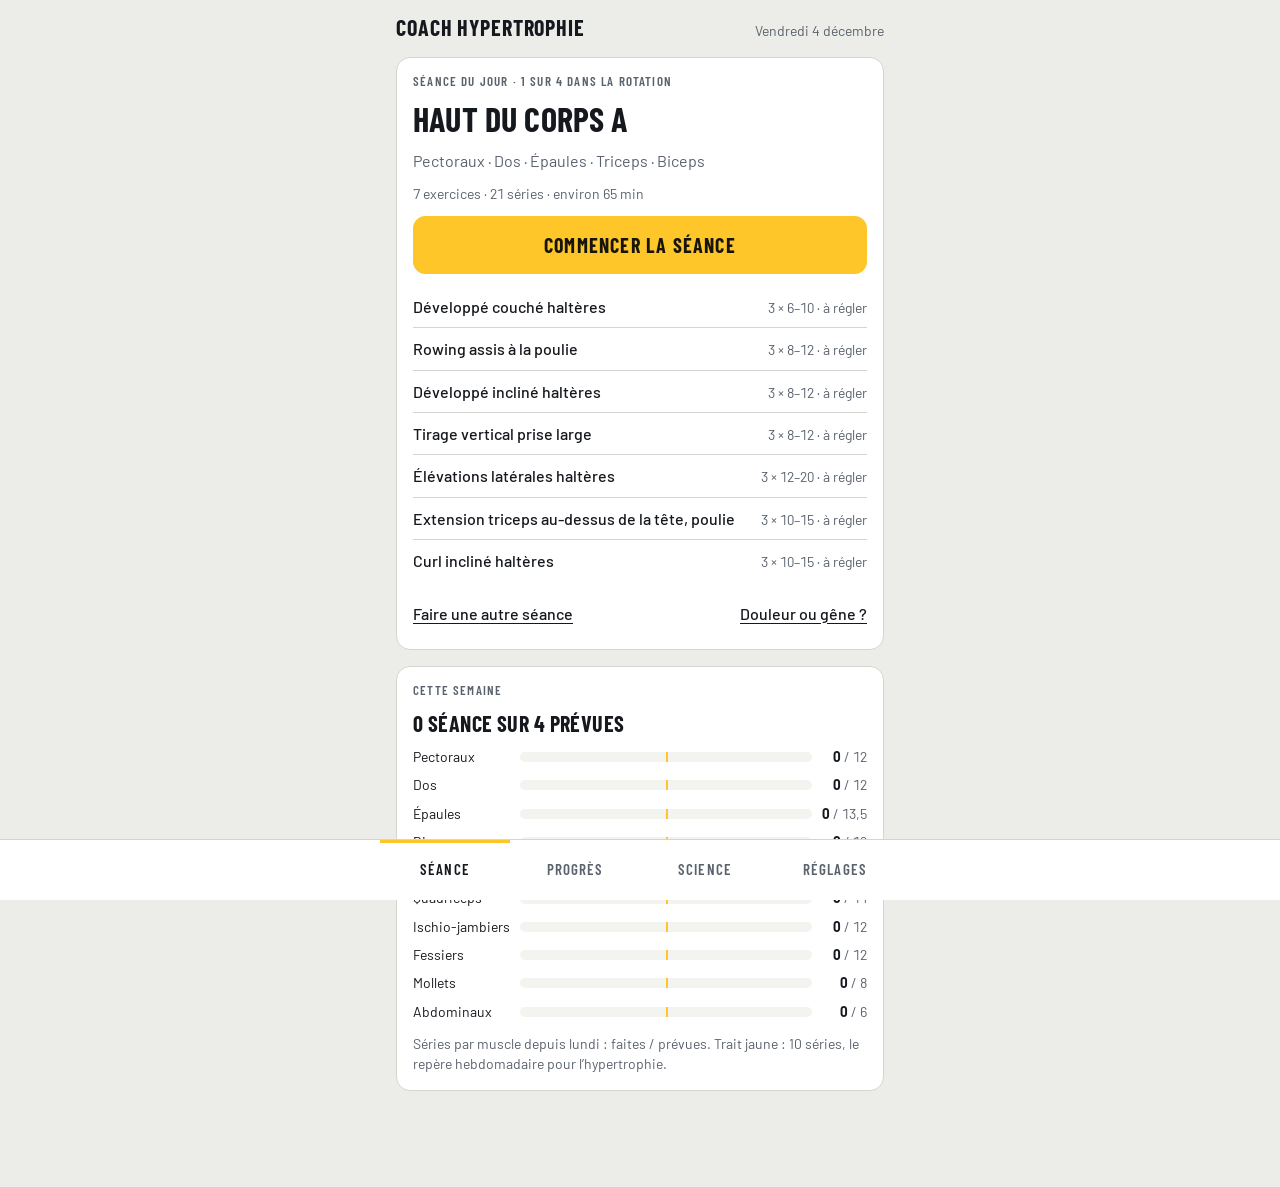
<file: index.html>
<!DOCTYPE html>
<html lang="fr">
<head>
<meta charset="utf-8">
<meta name="viewport" content="width=device-width, initial-scale=1">
<title>Coach Hypertrophie</title>
<meta name="apple-mobile-web-app-capable" content="yes">
<meta name="mobile-web-app-capable" content="yes">
<meta name="apple-mobile-web-app-title" content="Coach">
<meta name="apple-mobile-web-app-status-bar-style" content="default">
<meta name="theme-color" content="#ECEDE8" media="(prefers-color-scheme: light)">
<meta name="theme-color" content="#111317" media="(prefers-color-scheme: dark)">
<link rel="manifest" href="manifest.webmanifest">
<link rel="apple-touch-icon" href="icons/icon-180.png">
<link rel="icon" type="image/png" href="icons/icon-192.png">
<link rel="preconnect" href="https://fonts.googleapis.com">
<link rel="preconnect" href="https://fonts.gstatic.com" crossorigin>
<link href="https://fonts.googleapis.com/css2?family=Barlow+Condensed:wght@500;600;700&family=Barlow:wght@400;500;600&display=swap" rel="stylesheet">
<style>
:root{
  /* Plan : une seule colonne, pensée pour le téléphone tenu d'une main à la salle.
     Un seul élément fort : la plaque jaune qui porte la charge. Le reste est calme. */
  --bg:#ECEDE8; --surface:#FFFFFF; --surface2:#F3F4F0; --ink:#15181D; --muted:#59626D; --line:#D3D6CE;
  --accent:#FFC629; --accent-ink:#17150A;
  --good:#1B7F45; --warn:#A85800; --bad:#C2352B;
  --fd:'Barlow Condensed','Arial Narrow','Helvetica Neue',sans-serif;
  --fb:'Barlow',system-ui,-apple-system,'Segoe UI',Roboto,sans-serif;
  --r:14px;
}
@media (prefers-color-scheme: dark){
  :root:not([data-theme="light"]){
    --bg:#111317; --surface:#1A1D23; --surface2:#23272F; --ink:#F0F1EC; --muted:#9AA2AC; --line:#30353E;
    --good:#43C17C; --warn:#F0A63A; --bad:#F26A5F; color-scheme:dark;
  }
}
:root[data-theme="dark"]{
  --bg:#111317; --surface:#1A1D23; --surface2:#23272F; --ink:#F0F1EC; --muted:#9AA2AC; --line:#30353E;
  --good:#43C17C; --warn:#F0A63A; --bad:#F26A5F; color-scheme:dark;
}
*{box-sizing:border-box}
html,body{margin:0;min-height:100%}
body{background:var(--bg);color:var(--ink);font:400 16px/1.45 var(--fb);-webkit-text-size-adjust:100%;-webkit-tap-highlight-color:transparent}
button,input,select,textarea{font:inherit;color:inherit}
button{touch-action:manipulation;cursor:pointer}
h1,h2,h3,p{margin:0}
h1,h2,h3{text-wrap:balance}
a{color:inherit}
:focus-visible{outline:3px solid var(--accent);outline-offset:2px}
#app{max-width:520px;margin:0 auto;padding:16px 16px 96px;display:flex;flex-direction:column;gap:16px}
#app.v-workout{padding-bottom:40px}

/* ---- éléments communs ---- */
.brand{display:flex;justify-content:space-between;align-items:baseline;gap:12px}
.brand b{font:700 22px/1 var(--fd);letter-spacing:.04em;text-transform:uppercase}
.brand span{color:var(--muted);font-size:14px}
.card{background:var(--surface);border:1px solid var(--line);border-radius:var(--r);padding:16px;display:flex;flex-direction:column;gap:12px}
.eyebrow{font:600 13px/1.2 var(--fd);letter-spacing:.09em;text-transform:uppercase;color:var(--muted)}
.title{font:700 34px/1.02 var(--fd);letter-spacing:.005em;text-transform:uppercase}
.h2{font:700 22px/1.1 var(--fd);letter-spacing:.02em;text-transform:uppercase}
.muted{color:var(--muted)}
.small{font-size:14px}
.row{display:flex;gap:10px;align-items:center}
.wrap{flex-wrap:wrap}
.grow{flex:1 1 auto;min-width:0}
.num{font-variant-numeric:tabular-nums}
.btn{min-height:48px;padding:10px 16px;border-radius:12px;border:1px solid var(--line);background:var(--surface);font-weight:600;text-align:center}
.btn:active{transform:translateY(1px)}
.btn.primary{background:var(--accent);border-color:var(--accent);color:var(--accent-ink);font:700 20px/1 var(--fd);letter-spacing:.06em;text-transform:uppercase;min-height:58px}
.btn.dark{background:var(--ink);border-color:var(--ink);color:var(--bg)}
.btn.danger{color:var(--bad);border-color:var(--bad)}
.btn.block{width:100%}
.btn.sm{min-height:40px;padding:6px 12px;font-size:14px}
.link{background:none;border:0;padding:8px 0;text-decoration:underline;text-underline-offset:3px;font-weight:500;min-height:40px;text-align:left}
.pill{display:inline-flex;align-items:center;gap:6px;padding:3px 10px;border-radius:999px;border:1px solid var(--line);font-size:13px;font-weight:600;white-space:nowrap}
.pill.good{color:var(--good);border-color:var(--good)}
.pill.warn{color:var(--warn);border-color:var(--warn)}
.pill.bad{color:var(--bad);border-color:var(--bad)}
.pill.solid{background:var(--ink);color:var(--bg);border-color:var(--ink)}

/* ---- accueil ---- */
.exlist{list-style:none;margin:0;padding:0;display:flex;flex-direction:column}
.exlist li{display:flex;justify-content:space-between;gap:12px;padding:9px 0;border-top:1px solid var(--line);align-items:baseline}
.exlist li:first-child{border-top:0}
.exlist .n{font-weight:500}
.exlist .d{color:var(--muted);font-size:14px;white-space:nowrap;font-variant-numeric:tabular-nums}
.exlist li.off .n{text-decoration:line-through;color:var(--muted)}
.vol{display:grid;grid-template-columns:auto 1fr auto;gap:8px 10px;align-items:center;font-size:14px}
.vol .bar{height:10px;background:var(--surface2);border-radius:5px;position:relative;overflow:hidden}
.vol .bar i{position:absolute;left:0;top:0;bottom:0;background:var(--ink);border-radius:5px}
.vol .bar i.ok{background:var(--good)}
.vol .bar em{position:absolute;left:50%;top:0;bottom:0;width:2px;background:var(--accent)}
.vol .v{font-variant-numeric:tabular-nums;color:var(--muted);text-align:right;white-space:nowrap}
.vol .v b{color:var(--ink)}
.tabs{position:fixed;left:0;right:0;bottom:0;background:var(--surface);border-top:1px solid var(--line);z-index:5}
.tabs div{max-width:520px;margin:0 auto;display:grid;grid-template-columns:repeat(4,1fr)}
.tabs button{background:none;border:0;border-top:3px solid transparent;min-height:60px;padding:8px 2px 12px;font:600 15px/1 var(--fd);letter-spacing:.07em;text-transform:uppercase;color:var(--muted)}
.tabs button.on{color:var(--ink);border-top-color:var(--accent)}

/* ---- séance ---- */
.wtop{display:flex;align-items:center;gap:8px}
.wtop .mid{flex:1;min-width:0;text-align:center}
.wtop .mid b{display:block;font:700 18px/1.1 var(--fd);letter-spacing:.05em;text-transform:uppercase;white-space:nowrap;overflow:hidden;text-overflow:ellipsis}
.wtop .mid span{font-variant-numeric:tabular-nums;color:var(--muted);font-size:14px}
.segs{display:flex;gap:4px}
.segs i{flex:1;height:6px;border-radius:3px;background:var(--line)}
.segs i.done{background:var(--ink)}
.segs i.cur{background:var(--accent)}
.segs i.skip{background:repeating-linear-gradient(90deg,var(--line) 0 4px,transparent 4px 8px)}
.banner{background:var(--surface);border:2px solid var(--accent);border-radius:var(--r);padding:12px 14px;display:flex;flex-direction:column;gap:10px}
.demo{position:relative;border-radius:var(--r);overflow:hidden;background:#000;aspect-ratio:3/2;border:0;padding:0;display:block;width:100%}
.demo .ph{position:absolute;inset:0;background-size:200% 100%;background-position:0 0;animation:flip 2.8s steps(1) infinite}
.demo.paused .ph{animation-play-state:paused}
.demo .lbl{position:absolute;left:10px;bottom:10px;background:rgba(0,0,0,.66);color:#fff;font:600 13px/1 var(--fd);letter-spacing:.08em;text-transform:uppercase;padding:6px 9px;border-radius:6px}
@keyframes flip{0%{background-position:0 0}50%{background-position:100% 0}100%{background-position:100% 0}}
@media (prefers-reduced-motion: reduce){
  .demo{aspect-ratio:3/1}
  .demo .ph{animation:none;background-size:100% 100%}
}
.exname{font:700 30px/1.02 var(--fd);letter-spacing:.005em;text-transform:uppercase}
.plate{background:var(--accent);color:var(--accent-ink);border-radius:var(--r);padding:14px 16px 12px;display:grid;grid-template-columns:1fr auto;gap:4px 14px;align-items:end;position:relative;overflow:hidden}
.plate::after{content:"";position:absolute;right:-70px;top:-70px;width:210px;height:210px;border-radius:50%;border:26px solid rgba(23,21,10,.07);box-shadow:inset 0 0 0 34px rgba(23,21,10,.05);pointer-events:none}
.plate .eyebrow{grid-column:1/-1;color:var(--accent-ink);opacity:.72}
.plate .load{font:700 76px/.86 var(--fd);letter-spacing:-.01em;font-variant-numeric:tabular-nums;display:flex;align-items:baseline;gap:6px;flex-wrap:wrap}
.plate .load.txt{font-size:40px;line-height:1}
.plate .load small{font:600 20px/1 var(--fd);letter-spacing:.04em;text-transform:uppercase}
.plate .unit{grid-column:1;font:600 14px/1.2 var(--fd);letter-spacing:.08em;text-transform:uppercase;opacity:.72;min-height:17px}
.plate .side{grid-row:2/4;grid-column:2;text-align:right;position:relative;z-index:1}
.plate .side b{display:block;font:700 40px/.9 var(--fd);font-variant-numeric:tabular-nums}
.plate .side span{display:block;font:600 14px/1.25 var(--fd);letter-spacing:.08em;text-transform:uppercase;opacity:.72}
.why{font-size:15px}
.note{font-size:14px;color:var(--muted);border-left:3px solid var(--accent);padding-left:10px}
.note.alert{border-left-color:var(--bad);color:var(--ink)}
.chips{display:flex;gap:8px;flex-wrap:wrap}
.setchip{border:1px solid var(--line);background:var(--surface);border-radius:10px;padding:8px 10px;font-size:14px;font-weight:600;font-variant-numeric:tabular-nums;min-height:40px}
.inputs{display:grid;grid-template-columns:1fr 1fr;gap:10px}
.stp{display:flex;flex-direction:column;gap:6px}
.stp label{font:600 13px/1.2 var(--fd);letter-spacing:.09em;text-transform:uppercase;color:var(--muted)}
.stp div{display:grid;grid-template-columns:48px 1fr 48px;border:1px solid var(--line);border-radius:12px;overflow:hidden;background:var(--surface)}
.stp button{border:0;background:var(--surface2);font:700 26px/1 var(--fd);min-height:56px}
.stp input{border:0;background:transparent;text-align:center;font:700 30px/1 var(--fd);width:100%;min-width:0;font-variant-numeric:tabular-nums;padding:0}
.seg{display:flex;border:1px solid var(--line);border-radius:12px;overflow:hidden;background:var(--surface)}
.seg button{flex:1;border:0;border-left:1px solid var(--line);background:transparent;min-height:46px;font-weight:600;padding:6px 4px}
.seg button:first-child{border-left:0}
.seg button.on{background:var(--ink);color:var(--bg)}
.field{display:flex;flex-direction:column;gap:6px}
.field>span{font:600 13px/1.2 var(--fd);letter-spacing:.09em;text-transform:uppercase;color:var(--muted)}
.acts{display:grid;grid-template-columns:1fr 1fr;gap:8px}
.acts .btn{font-size:15px;padding:8px 10px}
.cues{margin:0;padding-left:22px;display:flex;flex-direction:column;gap:4px;font-size:15px}
.rest{background:var(--ink);color:var(--bg);border-radius:var(--r);padding:16px;display:flex;flex-direction:column;gap:12px}
.rest .eyebrow{color:inherit;opacity:.7}
.rest .t{font:700 84px/.82 var(--fd);font-variant-numeric:tabular-nums;letter-spacing:-.01em}
.rest .bar{height:8px;border-radius:4px;background:rgba(127,127,127,.35);overflow:hidden}
.rest .bar i{display:block;height:100%;background:var(--accent);width:0}
.rest .btn{background:transparent;color:inherit;border-color:rgba(127,127,127,.6)}
.rest .btn.primary{background:var(--accent);color:var(--accent-ink);border-color:var(--accent)}
.rest .tip{font-size:15px;opacity:.9}
.queue{list-style:none;margin:0;padding:0}
.queue li{border-top:1px solid var(--line)}
.queue li:first-child{border-top:0}
.queue button{width:100%;background:none;border:0;display:flex;justify-content:space-between;gap:12px;padding:11px 0;text-align:left;align-items:baseline;min-height:44px}
.queue .d{color:var(--muted);font-size:14px;white-space:nowrap}

/* ---- rapport, progrès ---- */
.tiles{display:grid;grid-template-columns:repeat(3,1fr);gap:8px}
.tile{background:var(--surface2);border-radius:10px;padding:10px 8px;text-align:center}
.tile b{display:block;font:700 28px/1 var(--fd);font-variant-numeric:tabular-nums}
.tile span{font:600 12px/1.2 var(--fd);letter-spacing:.08em;text-transform:uppercase;color:var(--muted)}
.rrow{border-top:1px solid var(--line);padding:11px 0;display:flex;flex-direction:column;gap:5px}
.rrow:first-child{border-top:0;padding-top:0}
.rrow .hd{display:flex;justify-content:space-between;gap:10px;align-items:baseline}
.rrow .hd b{font-weight:600}
.rrow .sets{font-size:14px;color:var(--muted);font-variant-numeric:tabular-nums}
.list{list-style:none;margin:0;padding:0;display:flex;flex-direction:column;gap:8px}
.list li{padding-left:16px;position:relative}
.list li::before{content:"";position:absolute;left:0;top:.62em;width:7px;height:2px;background:var(--ink)}
.sess{width:100%;background:none;border:0;border-top:1px solid var(--line);padding:12px 0;display:flex;justify-content:space-between;gap:12px;text-align:left;align-items:center;min-height:52px}
.sess:first-of-type{border-top:0}
.sess small{display:block;color:var(--muted);font-size:14px}
.chart{width:100%;height:auto;display:block}
.chart text{font:500 11px var(--fb);fill:var(--muted)}
select,.inp{min-height:48px;border-radius:12px;border:1px solid var(--line);background:var(--surface);padding:8px 12px;width:100%;font-size:16px}
textarea.inp{min-height:110px;font-size:14px;font-family:ui-monospace,Menlo,monospace}
.sci .k{font:700 22px/1.08 var(--fd);letter-spacing:.01em;text-transform:uppercase}
.sci .app{background:var(--surface2);border-radius:10px;padding:10px 12px;font-size:15px}
.sci .src{font-size:14px;color:var(--muted);display:flex;flex-direction:column;gap:4px}
.set-row{display:flex;justify-content:space-between;gap:12px;align-items:center;border-top:1px solid var(--line);padding:10px 0}
.set-row:first-of-type{border-top:0}
.sw{min-width:92px}

/* ---- feuilles et messages ---- */
#sheet{position:fixed;inset:0;z-index:20;display:none}
#sheet.on{display:block}
#sheet .bg{position:absolute;inset:0;background:rgba(0,0,0,.55)}
#sheet .box{position:absolute;left:0;right:0;bottom:0;max-height:88%;overflow:auto;background:var(--surface);border-radius:18px 18px 0 0;padding:18px 16px 28px;display:flex;flex-direction:column;gap:12px;max-width:520px;margin:0 auto}
.zone{display:grid;grid-template-columns:1fr 210px;gap:10px;align-items:center}
.alt{width:100%;text-align:left;background:var(--surface);border:1px solid var(--line);border-radius:12px;padding:10px 12px;display:flex;flex-direction:column;gap:6px;min-height:52px}
.alt[disabled]{opacity:.55}
.alt.cur{border-color:var(--ink);border-width:2px}
#toast{position:fixed;left:16px;right:16px;bottom:78px;z-index:30;display:none;justify-content:center;pointer-events:none}
#toast.on{display:flex}
#toast div{background:var(--ink);color:var(--bg);padding:12px 16px;border-radius:12px;max-width:488px;font-weight:500;box-shadow:0 6px 24px rgba(0,0,0,.25)}
.v-workout~#toast{bottom:20px}
@media (max-width:360px){
  .plate .load{font-size:62px}
  .zone{grid-template-columns:1fr}
  .tiles{grid-template-columns:repeat(2,1fr)}
}

</style>
</head>
<body>
<main id="app"></main>
<div id="sheet"></div>
<div id="toast" role="status" aria-live="polite"></div>
<script>
/* ===== Données : muscles, zones, exercices, programme, conseils, sources ===== */
const MUSCLES = {pecs:'Pectoraux', dos:'Dos', epaules:'Épaules', biceps:'Biceps', triceps:'Triceps',
  quads:'Quadriceps', ischios:'Ischio-jambiers', fessiers:'Fessiers', mollets:'Mollets', abdos:'Abdominaux'};
const ZONES = {ep:'Épaule', co:'Coude', po:'Poignet', nu:'Nuque', do:'Bas du dos', ha:'Hanche', ge:'Genou', ch:'Cheville / pied'};
const EQ = {machine:'Machine', cable:'Poulie', dumbbell:'Haltères', barbell:'Barre', smith:'Barre guidée', body:'Poids du corps'};
const GENERIC_ST = {dumbbell:1, barbell:1, cable:1, body:1, ezbar:1};

/* X(id, nom, muscle principal, muscles secondaires (0,5 série), créneau, poste, matériel,
     type c=polyarticulaire i=isolation, pas de charge, sollicitation articulaire 0-3, photo, consignes, options) */
const EX = [];
function X(id,n,m,s,slot,st,eq,t,inc,j,img,cues,o){ EX.push(Object.assign({id:id,n:n,m:m,s:s,slot:slot,st:st,eq:eq,t:t,inc:inc,j:j,img:img,cues:cues},o||{})); }

// ---------- Pectoraux
X('dc_halt','Développé couché haltères','pecs',['triceps','epaules'],'press_h','dumbbell','dumbbell','c',2,{ep:2,co:1,po:1},'Dumbbell_Bench_Press',
  ['Allongé, pieds au sol, omoplates serrées.','Descends les haltères au niveau de la poitrine, coudes à 45°.','Pousse sans décoller les épaules du banc.'],{per:1,start:14});
X('chest_press','Chest press machine','pecs',['triceps','epaules'],'press_h','chestpress','machine','c',5,{ep:1,co:1,po:1},'Machine_Bench_Press',
  ['Règle le siège : poignées à hauteur de poitrine.','Pousse sans verrouiller les coudes, reviens lentement.','Garde les omoplates collées au dossier.'],{start:30});
X('dc_barre','Développé couché barre','pecs',['triceps','epaules'],'press_h','benchbar','barbell','c',2.5,{ep:3,co:2,po:2},'Barbell_Bench_Press_-_Medium_Grip',
  ['Yeux sous la barre, omoplates serrées, pieds ancrés.','Descends la barre sur le bas de la poitrine.','Poignets droits, coudes à 45° du buste.'],{start:40});
X('dc_smith','Développé couché barre guidée','pecs',['triceps','epaules'],'press_h','smith','smith','c',2.5,{ep:2,co:1,po:2},'Smith_Machine_Bench_Press',
  ['Banc centré sous la barre guidée.','Descends sur le milieu de la poitrine, pousse droit.','Omoplates serrées pendant toute la série.'],{start:30});
X('pompes','Pompes','pecs',['triceps','epaules'],'press_h','body','body','c',2.5,{ep:1,co:1,po:2},'Pushups',
  ['Mains un peu plus larges que les épaules, corps gainé.','Descends la poitrine près du sol, repousse.','Ne creuse pas le bas du dos.'],{bw:1,noload:1});
X('di_halt','Développé incliné haltères','pecs',['triceps','epaules'],'press_incline','dumbbell','dumbbell','c',2,{ep:2,co:1,po:1},'Incline_Dumbbell_Press',
  ['Banc incliné à 30°, omoplates serrées.','Descends les haltères sur le haut de la poitrine.','Pousse vers le haut, pas vers l\'avant.'],{per:1,start:12});
X('di_machine','Développé incliné machine','pecs',['triceps','epaules'],'press_incline','inclinepress','machine','c',5,{ep:1,co:1,po:1},'Leverage_Incline_Chest_Press',
  ['Règle le siège : poignées au niveau du haut de la poitrine.','Pousse, puis reviens lentement jusqu\'à l\'étirement.','Dos et tête contre le dossier.'],{start:25});
X('di_smith','Développé incliné barre guidée','pecs',['triceps','epaules'],'press_incline','smith','smith','c',2.5,{ep:2,co:1,po:2},'Smith_Machine_Incline_Bench_Press',
  ['Banc incliné à 30° sous la barre guidée.','Descends sur le haut de la poitrine.','Coudes sous la barre, poignets droits.'],{start:25});
X('di_barre','Développé incliné barre','pecs',['triceps','epaules'],'press_incline','inclinebar','barbell','c',2.5,{ep:3,co:2,po:2},'Barbell_Incline_Bench_Press_-_Medium_Grip',
  ['Banc incliné à 30°, prise un peu plus large que les épaules.','Descends la barre sous les clavicules.','Garde les fesses sur le banc.'],{start:30});
X('pecdeck','Pec deck (butterfly)','pecs',[],'fly','pecdeck','machine','i',5,{ep:2},'Butterfly',
  ['Siège réglé : coudes à hauteur d\'épaules.','Ramène les bras devant toi, serre une seconde.','Reviens lentement jusqu\'à sentir l\'étirement des pectoraux.'],{start:25,say:'Pec deck'});
X('ecarte_poulie','Écarté à la poulie vis-à-vis','pecs',[],'fly','cable','cable','i',2.5,{ep:2,co:1},'Cable_Crossover',
  ['Poulies hautes, un pied devant, buste légèrement penché.','Ramène les mains devant toi, coudes légèrement fléchis.','Laisse les bras s\'ouvrir lentement au retour.'],{per:1,start:10});
X('ecarte_poulie_basse','Écarté poulie basse','pecs',[],'fly','cable','cable','i',2.5,{ep:1,co:1},'Low_Cable_Crossover',
  ['Poulies en bas, un pied devant.','Monte les mains devant la poitrine, de bas en haut.','Garde les coudes légèrement fléchis.'],{per:1,start:7.5});
X('ecarte_halt','Écarté haltères','pecs',[],'fly','dumbbell','dumbbell','i',1,{ep:3,co:1,po:1},'Dumbbell_Flyes',
  ['Allongé, haltères au-dessus de la poitrine, coudes souples.','Ouvre les bras en arc de cercle jusqu\'à l\'étirement.','Ne descends pas plus bas que les épaules.'],{per:1,start:8});

// ---------- Dos
X('tirage_large','Tirage vertical prise large','dos',['biceps'],'pull_v','latpull','machine','c',5,{ep:2,co:1,po:1},'Wide-Grip_Lat_Pulldown',
  ['Cuisses calées, prise plus large que les épaules.','Tire la barre vers le haut de la poitrine.','Tire avec les coudes, sans balancer le buste.'],{start:35});
X('tirage_neutre','Tirage vertical prise neutre serrée','dos',['biceps'],'pull_v','latpull','machine','c',5,{ep:1,co:1},'V-Bar_Pulldown',
  ['Poignée serrée, paumes face à face.','Tire vers le haut de la poitrine, coudes le long du corps.','Laisse les bras se tendre complètement en haut.'],{start:35});
X('tractions','Tractions','dos',['biceps'],'pull_v','pullupbar','body','c',2.5,{ep:2,co:2,po:1},'Pullups',
  ['Suspendu, prise un peu plus large que les épaules.','Monte le menton au-dessus de la barre.','Descends bras presque tendus, sans à-coup.'],{bw:1});
X('tirage_supi','Tirage vertical en supination','dos',['biceps'],'pull_v','latpull','machine','c',5,{ep:1,co:2,po:2},'Underhand_Cable_Pulldowns',
  ['Paumes vers toi, mains largeur d\'épaules.','Tire la barre vers la poitrine.','Contrôle la remontée jusqu\'à l\'étirement.'],{start:35});
X('rowing_poulie','Rowing assis à la poulie','dos',['biceps'],'row','seatedrow','machine','c',5,{ep:1,co:1,do:1},'Seated_Cable_Rows',
  ['Assis, dos droit, genoux légèrement fléchis.','Tire la poignée vers le nombril, coudes près du corps.','Laisse les épaules partir vers l\'avant au retour.'],{start:35});
X('rowing_machine','Rowing machine, poitrine en appui','dos',['biceps'],'row','rowmachine','machine','c',5,{ep:1,co:1},'Leverage_Iso_Row',
  ['Poitrine contre l\'appui, pieds au sol.','Tire les coudes vers l\'arrière, serre les omoplates.','Reviens bras tendus, lentement.'],{start:30});
X('rowing_halt','Rowing haltère un bras','dos',['biceps'],'row','dumbbell','dumbbell','c',2,{ep:1,co:1,po:1,do:1},'One-Arm_Dumbbell_Row',
  ['Un genou et une main sur le banc, dos plat.','Tire l\'haltère vers la hanche.','Ne tourne pas le buste.'],{per:1,start:16});
X('rowing_tbar','Rowing T-bar, poitrine en appui','dos',['biceps'],'row','tbar','machine','c',5,{ep:1,co:1,po:1},'Lying_T-Bar_Row',
  ['Poitrine sur l\'appui, bras tendus.','Tire les poignées vers toi, serre les omoplates.','Redescends lentement jusqu\'à l\'étirement.'],{start:20});
X('rowing_incline','Rowing haltères sur banc incliné','dos',['biceps'],'row','dumbbell','dumbbell','c',2,{ep:1,co:1,po:1},'Dumbbell_Incline_Row',
  ['Poitrine sur un banc incliné à 30–45°.','Tire les haltères vers les hanches.','Garde la poitrine sur le banc.'],{per:1,start:12});
X('rowing_barre','Rowing barre buste penché','dos',['biceps'],'row','barbell','barbell','c',2.5,{ep:1,co:1,po:1,do:3,ha:1},'Bent_Over_Barbell_Row',
  ['Buste penché à 45°, dos plat, genoux fléchis.','Tire la barre vers le nombril.','Gaine le ventre, ne te redresse pas.'],{start:40});
X('pullover_poulie','Pull-over poulie, bras tendus','dos',[],'lat_iso','cable','cable','i',2.5,{ep:2,co:1},'Straight-Arm_Pulldown',
  ['Debout face à la poulie haute, bras tendus.','Abaisse la barre jusqu\'aux cuisses, bras presque tendus.','Remonte lentement jusqu\'à l\'étirement du dos.'],{start:20});
X('pullover_halt','Pull-over haltère','dos',[],'lat_iso','dumbbell','dumbbell','i',2,{ep:3,co:1},'Straight-Arm_Dumbbell_Pullover',
  ['Allongé, un haltère tenu à deux mains au-dessus de la poitrine.','Descends l\'haltère derrière la tête, bras souples.','Arrête-toi quand l\'étirement devient fort.'],{start:14});

// ---------- Épaules
X('de_halt','Développé épaules haltères assis','epaules',['triceps'],'press_v','dumbbell','dumbbell','c',2,{ep:2,co:1,po:1,do:1,nu:1},'Seated_Dumbbell_Press',
  ['Assis, dossier presque vertical, haltères à hauteur d\'oreilles.','Pousse au-dessus de la tête sans cambrer.','Redescends jusqu\'à hauteur d\'oreilles.'],{per:1,start:10});
X('de_machine','Développé épaules machine','epaules',['triceps'],'press_v','shoulderpress','machine','c',5,{ep:2,co:1,po:1},'Machine_Shoulder_Military_Press',
  ['Siège réglé : poignées à hauteur d\'épaules.','Pousse vers le haut sans verrouiller les coudes.','Dos contre le dossier.'],{start:20});
X('de_neutre','Développé épaules haltères, prise neutre','epaules',['triceps'],'press_v','dumbbell','dumbbell','c',2,{ep:1,co:1,po:1,do:1},'Standing_Palms-In_Dumbbell_Press',
  ['Haltères devant les épaules, paumes face à face.','Pousse vers le haut, coudes vers l\'avant.','Cette prise est plus douce pour l\'épaule.'],{per:1,start:10});
X('de_smith','Développé épaules barre guidée','epaules',['triceps'],'press_v','smith','smith','c',2.5,{ep:2,co:1,po:2,do:1},'Smith_Machine_Overhead_Shoulder_Press',
  ['Assis sous la barre guidée, barre au niveau du menton.','Pousse au-dessus de la tête.','Garde les coudes sous la barre.'],{start:20});
X('de_barre','Développé militaire barre','epaules',['triceps'],'press_v','barbell','barbell','c',2.5,{ep:3,co:1,po:2,do:2,nu:1},'Standing_Military_Press',
  ['Debout, barre sur le haut de la poitrine, ventre gainé.','Pousse la barre au-dessus de la tête.','Serre les fessiers pour ne pas cambrer.'],{start:30});
X('lat_halt','Élévations latérales haltères','epaules',[],'lateral','dumbbell','dumbbell','i',1,{ep:2,po:1,nu:1},'Side_Lateral_Raise',
  ['Debout, haltères le long du corps, buste à peine penché.','Monte les bras sur les côtés jusqu\'à l\'horizontale.','Pense à écarter les coudes, pas à monter les mains.'],{per:1,start:6});
X('lat_poulie','Élévations latérales à la poulie','epaules',[],'lateral','cable','cable','i',1.25,{ep:2},'Standing_Low-Pulley_Deltoid_Raise',
  ['Poulie basse, poignée dans la main opposée.','Monte le bras sur le côté jusqu\'à l\'horizontale.','Tension constante : reviens lentement.'],{per:1,start:5});
X('lat_scaption','Élévations dans le plan de l\'omoplate','epaules',[],'lateral','dumbbell','dumbbell','i',1,{ep:1},'Dumbbell_Scaption',
  ['Haltères devant les cuisses, pouces vers le haut.','Monte les bras à 30° vers l\'avant, jusqu\'aux épaules.','Trajectoire en V, sans hausser les épaules.'],{per:1,start:5});
X('lat_incline','Élévation latérale couché sur banc incliné','epaules',[],'lateral','dumbbell','dumbbell','i',1,{ep:2},'One-Arm_Incline_Lateral_Raise',
  ['Allongé sur le côté sur un banc incliné.','Monte l\'haltère jusqu\'à l\'horizontale.','Descends lentement, bras devant toi.'],{per:1,start:5});
X('rear_machine','Pec deck inversé','epaules',[],'rear_delt','pecdeck','machine','i',5,{ep:1},'Reverse_Machine_Flyes',
  ['Face à la machine, poitrine contre l\'appui.','Écarte les bras vers l\'arrière.','Bras presque tendus, sans hausser les épaules.'],{start:15});
X('face_pull','Face pull à la corde','epaules',[],'rear_delt','cable','cable','i',2.5,{ep:1,co:1},'Face_Pull',
  ['Poulie à hauteur du visage, corde en mains.','Tire la corde vers le front, coudes hauts.','Écarte les mains en fin de mouvement.'],{start:15});
X('oiseau_poulie','Oiseau à la poulie','epaules',[],'rear_delt','cable','cable','i',1.25,{ep:1},'Cable_Rear_Delt_Fly',
  ['Poulie à hauteur d\'épaule, poignée dans la main opposée.','Écarte le bras vers l\'arrière.','Garde le bras presque tendu.'],{per:1,start:5});
X('oiseau_halt','Oiseau haltères, assis penché','epaules',[],'rear_delt','dumbbell','dumbbell','i',1,{ep:1,do:1},'Seated_Bent-Over_Rear_Delt_Raise',
  ['Assis, buste penché sur les cuisses.','Écarte les bras sur les côtés.','Petits poids, mouvement contrôlé.'],{per:1,start:5});

// ---------- Biceps
X('curl_incline','Curl incliné haltères','biceps',[],'curl','dumbbell','dumbbell','i',1,{ep:1,co:2,po:1},'Incline_Dumbbell_Curl',
  ['Banc incliné à 60°, bras pendants.','Fléchis les coudes sans avancer les épaules.','Redescends jusqu\'au bras tendu : c\'est là que le biceps travaille le plus.'],{per:1,start:8});
X('curl_ez','Curl barre EZ','biceps',[],'curl','ezbar','barbell','i',2.5,{co:2,po:1},'EZ-Bar_Curl',
  ['Debout, coudes près du corps.','Monte la barre sans balancer le buste.','Descends en 2 à 3 secondes.'],{start:20});
X('curl_poulie','Curl à la poulie basse','biceps',[],'curl','cable','cable','i',2.5,{co:1,po:1},'Standing_Biceps_Cable_Curl',
  ['Face à la poulie basse, coudes près du corps.','Monte la barre vers les épaules.','Tension constante, pas d\'élan.'],{start:20});
X('curl_pupitre_machine','Curl pupitre machine','biceps',[],'curl','curlmachine','machine','i',5,{co:2,po:1},'Machine_Preacher_Curls',
  ['Bras à plat sur le pupitre.','Fléchis les coudes, serre en haut.','Redescends presque bras tendus.'],{start:20});
X('curl_pupitre','Curl pupitre barre EZ','biceps',[],'curl','preacher','barbell','i',2.5,{co:2,po:1},'Preacher_Curl',
  ['Bras sur le pupitre, barre EZ en mains.','Monte la barre vers les épaules.','Descends lentement, sans décoller les coudes.'],{start:15});
X('curl_halt','Curl haltères debout','biceps',[],'curl','dumbbell','dumbbell','i',1,{co:1,po:1},'Dumbbell_Bicep_Curl',
  ['Debout, haltères le long du corps.','Monte en tournant les paumes vers le haut.','Garde les coudes fixes.'],{per:1,start:9});
X('curl_marteau','Curl marteau','biceps',[],'hammer','dumbbell','dumbbell','i',1,{co:1},'Hammer_Curls',
  ['Haltères le long du corps, paumes face à face.','Monte sans tourner les poignets.','Garde les coudes collés au buste.'],{per:1,start:10});
X('curl_marteau_corde','Curl marteau à la corde','biceps',[],'hammer','cable','cable','i',2.5,{co:1},'Cable_Hammer_Curls_-_Rope_Attachment',
  ['Poulie basse, corde, paumes face à face.','Monte la corde vers les épaules.','Coudes fixes, descends lentement.'],{start:20});
X('curl_inverse','Curl inversé barre EZ','biceps',[],'hammer','ezbar','barbell','i',2.5,{co:2,po:2},'Reverse_Barbell_Curl',
  ['Barre en mains, paumes vers le bas.','Monte la barre, poignets droits.','Charge légère, mouvement strict.'],{start:15});

// ---------- Triceps
X('tri_corde_haut','Extension triceps au-dessus de la tête, poulie','triceps',[],'tri_overhead','cable','cable','i',2.5,{ep:2,co:2,po:1},'Cable_Rope_Overhead_Triceps_Extension',
  ['Dos à la poulie, corde derrière la tête, coudes hauts.','Tends les bras vers l\'avant et le haut.','Laisse la corde redescendre loin derrière la tête.'],{start:15});
X('tri_halt_haut','Extension triceps haltère au-dessus de la tête','triceps',[],'tri_overhead','dumbbell','dumbbell','i',2,{ep:2,co:2,po:1},'Seated_Triceps_Press',
  ['Assis, un haltère tenu à deux mains au-dessus de la tête.','Descends derrière la nuque, coudes vers le plafond.','Tends les bras sans écarter les coudes.'],{start:14});
X('barre_front','Barre au front (barre EZ)','triceps',[],'tri_overhead','ezbar','barbell','i',2.5,{ep:1,co:3,po:1},'EZ-Bar_Skullcrusher',
  ['Allongé, barre au-dessus du front, bras tendus.','Fléchis les coudes, descends la barre vers le front.','Garde les coudes fixes et serrés.'],{start:20,say:'Barre au front'});
X('tri_corde','Extension triceps poulie haute, corde','triceps',[],'tri_push','cable','cable','i',2.5,{co:2,po:1},'Triceps_Pushdown_-_Rope_Attachment',
  ['Face à la poulie haute, coudes collés au corps.','Tends les bras vers le bas, écarte la corde en bas.','Remonte jusqu\'à la poitrine.'],{start:20});
X('tri_barre','Extension triceps poulie haute, barre','triceps',[],'tri_push','cable','cable','i',2.5,{co:2,po:2},'Triceps_Pushdown',
  ['Face à la poulie haute, barre en mains.','Pousse vers le bas jusqu\'aux bras tendus.','Garde les coudes immobiles.'],{start:25});
X('tri_machine','Extension triceps machine','triceps',[],'tri_push','trimachine','machine','i',5,{co:2,po:1},'Machine_Triceps_Extension',
  ['Bras sur l\'appui, poignées en mains.','Tends les bras jusqu\'au bout.','Reviens lentement, coudes fixes.'],{start:20});
X('dips_machine','Dips machine','triceps',['pecs','epaules'],'tri_push','dipmachine','machine','c',5,{ep:2,co:2,po:1},'Dip_Machine',
  ['Assis, mains sur les poignées, coudes vers l\'arrière.','Pousse vers le bas jusqu\'aux bras tendus.','Remonte en contrôlant.'],{start:40});
X('dips','Dips aux barres parallèles','triceps',['pecs','epaules'],'tri_push','dipbars','body','c',2.5,{ep:3,co:2,po:2},'Dips_-_Triceps_Version',
  ['En appui bras tendus sur les barres.','Descends jusqu\'aux bras à 90°.','Buste droit pour cibler les triceps.'],{bw:1});
X('kickback','Kickback triceps haltère','triceps',[],'tri_push','dumbbell','dumbbell','i',1,{ep:1,co:1,do:1},'Tricep_Dumbbell_Kickback',
  ['Buste penché, coude collé au buste, bras fléchi.','Tends le bras vers l\'arrière.','Seul l\'avant-bras bouge.'],{per:1,start:6});

// ---------- Quadriceps
X('presse','Presse à cuisses','quads',['fessiers'],'squat','legpress','machine','c',10,{ge:2,ha:1,do:1,ch:1},'Leg_Press',
  ['Pieds largeur d\'épaules, au milieu du plateau.','Descends jusqu\'à 90° ou plus, sans décoller le bassin.','Pousse sans verrouiller les genoux.'],{start:80});
X('hack','Hack squat machine','quads',['fessiers'],'squat','hack','machine','c',10,{ge:3,ha:1,do:1,ch:2},'Hack_Squat',
  ['Dos et épaules contre les appuis.','Descends aussi bas que possible, talons au sol.','Genoux dans l\'axe des pieds.'],{start:40});
X('squat_barre','Squat barre','quads',['fessiers'],'squat','squatrack','barbell','c',2.5,{ge:2,ha:2,do:3,ch:2,ep:1,po:1},'Barbell_Squat',
  ['Barre sur les trapèzes, pieds largeur d\'épaules.','Descends hanches en arrière, cuisses au moins parallèles.','Dos gainé, genoux dans l\'axe des pieds.'],{start:50});
X('squat_smith','Squat barre guidée','quads',['fessiers'],'squat','smith','smith','c',5,{ge:2,ha:1,do:2,ch:1},'Smith_Machine_Squat',
  ['Barre guidée sur les trapèzes, pieds un peu en avant.','Descends cuisses parallèles au sol.','Pousse dans les talons.'],{start:40});
X('fente_bulgare','Fente bulgare haltères','quads',['fessiers'],'squat','dumbbell','dumbbell','c',2,{ge:2,ha:2,do:1,ch:2},'Split_Squat_with_Dumbbells',
  ['Pied arrière sur un banc, haltères en mains.','Descends le genou arrière vers le sol.','Buste droit, poids sur le pied avant.'],{per:1,start:10});
X('squat_halt','Squat gobelet haltère','quads',['fessiers'],'squat','dumbbell','dumbbell','c',2,{ge:2,ha:1,do:1,ch:2},'Goblet_Squat',
  ['Un haltère tenu contre la poitrine.','Descends entre tes jambes, coudes à l\'intérieur des genoux.','Dos droit, talons au sol.'],{start:16});
X('fentes','Fentes haltères','quads',['fessiers'],'squat','dumbbell','dumbbell','c',2,{ge:2,ha:1,do:1,ch:2},'Dumbbell_Lunges',
  ['Debout, haltères le long du corps.','Fais un grand pas en avant, descends, repousse.','Genou avant au-dessus du pied.'],{per:1,start:10});
X('squat_banc','Squat haltères jusqu\'au banc','quads',['fessiers'],'squat','dumbbell','dumbbell','c',2,{ge:1,ha:1,do:1,ch:1},'Dumbbell_Squat_To_A_Bench',
  ['Dos à un banc, haltères en mains.','Descends jusqu\'à effleurer le banc, remonte.','Amplitude réduite : plus doux pour les genoux.'],{per:1,start:10});
X('leg_ext','Leg extension','quads',[],'quad_iso','legext','machine','i',5,{ge:2},'Leg_Extensions',
  ['Dossier réglé, genoux dans l\'axe de la machine.','Tends les jambes, serre une seconde.','Redescends en 2 à 3 secondes.'],{start:30});
X('fente_arriere','Fentes arrière haltères','quads',['fessiers'],'quad_iso','dumbbell','dumbbell','c',2,{ge:1,ha:1,do:1,ch:1},'Dumbbell_Rear_Lunge',
  ['Debout, haltères le long du corps.','Recule une jambe, descends, reviens.','Le pas en arrière soulage le genou.'],{per:1,start:8});

// ---------- Ischio-jambiers et fessiers
X('sdt_roumain','Soulevé de terre roumain','ischios',[],'hinge','barbell','barbell','c',2.5,{do:2,ha:2,po:1},'Romanian_Deadlift',
  ['Debout, barre contre les cuisses, genoux à peine fléchis.','Recule les hanches, la barre glisse le long des jambes.','Dos plat, descends jusqu\'à l\'étirement des ischios.'],{full:['fessiers'],start:40});
X('sdt_halt','Soulevé de terre jambes tendues, haltères','ischios',[],'hinge','dumbbell','dumbbell','c',2,{do:2,ha:2,po:1},'Stiff-Legged_Dumbbell_Deadlift',
  ['Haltères devant les cuisses.','Recule les hanches, descends le long des jambes.','Dos plat, remonte en serrant les fessiers.'],{full:['fessiers'],per:1,start:14});
X('ext_lombaires','Extension au banc à 45°','ischios',[],'hinge','hyper','body','c',2.5,{do:2,ha:1},'Hyperextensions_Back_Extensions',
  ['Hanches sur le coussin, chevilles calées.','Descends le buste, remonte jusqu\'à l\'alignement.','Ne dépasse pas la ligne du corps.'],{full:['fessiers'],bw:1});
X('pull_through','Tirage poulie entre les jambes','ischios',[],'hinge','cable','cable','c',2.5,{do:1,ha:1},'Pull_Through',
  ['Dos à la poulie basse, corde entre les jambes.','Recule les hanches puis redresse-toi.','Le mouvement vient des hanches, pas des bras.'],{full:['fessiers'],start:25});
X('hip_thrust','Hip thrust barre','fessiers',['ischios'],'glute','barbell','barbell','c',5,{do:1,ha:1},'Barbell_Hip_Thrust',
  ['Haut du dos sur un banc, barre sur les hanches.','Monte le bassin jusqu\'à l\'alignement.','Serre les fessiers en haut, menton rentré.'],{start:40});
X('kick_poulie','Kickback fessier à la poulie','fessiers',[],'glute','cable','cable','i',2.5,{do:1,ha:1},'One-Legged_Cable_Kickback',
  ['Sangle à la cheville, face à la poulie basse.','Pousse la jambe vers l\'arrière.','Ne cambre pas le dos.'],{per:1,start:10});
X('abducteurs','Abducteurs machine','fessiers',[],'glute','abductor','machine','i',5,{ha:1},'Thigh_Abductor',
  ['Assis, coussins à l\'extérieur des genoux.','Écarte les jambes le plus loin possible.','Reviens lentement, sans lâcher la tension.'],{start:30});
X('leg_curl_assis','Leg curl assis','ischios',[],'ham_curl','legcurlseated','machine','i',5,{ge:1},'Seated_Leg_Curl',
  ['Dossier réglé, coussin au-dessus des talons.','Ramène les talons sous le siège.','Remonte lentement jusqu\'aux jambes tendues.'],{start:30});
X('leg_curl_allonge','Leg curl allongé','ischios',[],'ham_curl','legcurllying','machine','i',5,{ge:1,do:1},'Lying_Leg_Curls',
  ['À plat ventre, coussin au-dessus des talons.','Ramène les talons vers les fessiers.','Garde les hanches collées au banc.'],{start:25});
X('leg_curl_debout','Leg curl debout','ischios',[],'ham_curl','legcurlstanding','machine','i',2.5,{ge:1},'Standing_Leg_Curl',
  ['Debout, une jambe calée.','Ramène le talon vers la fesse.','Contrôle la descente.'],{per:1,start:10});

// ---------- Mollets
X('mollets_debout','Mollets debout machine','mollets',[],'calf','calfstanding','machine','i',5,{ch:2,do:1},'Standing_Calf_Raises',
  ['Épaules sous les coussins, avant des pieds sur la marche.','Monte sur la pointe des pieds.','Descends les talons le plus bas possible.'],{start:40});
X('mollets_presse','Mollets à la presse','mollets',[],'calf','legpress','machine','i',10,{ch:2},'Calf_Press_On_The_Leg_Press_Machine',
  ['Avant des pieds en bas du plateau.','Pousse avec les pointes de pieds.','Laisse les talons revenir loin : étirement complet.'],{start:60});
X('mollets_assis','Mollets assis machine','mollets',[],'calf','calfseated','machine','i',5,{ch:2},'Seated_Calf_Raise',
  ['Assis, coussins sur les genoux.','Monte les talons le plus haut possible.','Descends lentement jusqu\'à l\'étirement.'],{start:20});
X('mollets_smith','Mollets debout barre guidée','mollets',[],'calf','smith','smith','i',5,{ch:2,do:1},'Smith_Machine_Calf_Raise',
  ['Barre guidée sur les trapèzes, pointes sur une cale.','Monte sur les pointes de pieds.','Étirement complet en bas.'],{start:40});
X('mollets_halt','Mollets debout sur une jambe, haltère','mollets',[],'calf','dumbbell','dumbbell','i',2,{ch:2},'Standing_Dumbbell_Calf_Raise',
  ['Un pied sur une marche, haltère dans la main du même côté.','Monte sur la pointe du pied.','Descends le talon sous la marche.'],{start:10});

// ---------- Abdominaux
X('dragon_flag','Relevé de jambes sur banc, descente dragon flag','abdos',[],'abs','body','body','i',2.5,{do:2,ep:1,nu:1,ha:1},'Flat_Bench_Lying_Leg_Raise',
  ['Allongé sur un banc, mains agrippées au banc derrière la tête.','Monte les jambes tendues, puis décolle le bassin vers le plafond.','Redescends lentement, corps gainé et aligné, sans cambrer le bas du dos.'],{bw:1,noload:1,reps:[6,12],say:'Relevé de jambes sur banc'});
X('crunch_poulie','Crunch à la poulie haute','abdos',[],'abs','cable','cable','i',2.5,{do:2,nu:1},'Cable_Crunch',
  ['À genoux face à la poulie haute, corde près des tempes.','Enroule le buste vers les genoux.','Les hanches ne bougent pas.'],{start:25});
X('crunch_machine','Crunch machine','abdos',[],'abs','abmachine','machine','i',5,{do:2,nu:1},'Ab_Crunch_Machine',
  ['Assis, pieds calés, poignées en mains.','Enroule le buste vers l\'avant.','Reviens lentement, sans lâcher la tension.'],{start:25});
X('releve_genoux','Relevé de genoux à la chaise romaine','abdos',[],'abs','captain','body','i',2.5,{do:1,ep:1,ha:2},'Knee_Hip_Raise_On_Parallel_Bars',
  ['Avant-bras sur les appuis, dos contre le dossier.','Monte les genoux vers la poitrine.','Enroule le bassin en haut.'],{bw:1,noload:1});
X('releve_jambes','Relevé de jambes suspendu','abdos',[],'abs','pullupbar','body','i',2.5,{do:1,ep:2,ha:2,po:1},'Hanging_Leg_Raise',
  ['Suspendu à la barre, bras tendus.','Monte les jambes à l\'horizontale.','Monte sans te balancer.'],{bw:1,noload:1});
X('crunch_sol','Crunch au sol','abdos',[],'abs','body','body','i',2.5,{do:1,nu:2},'Crunches',
  ['Allongé, genoux fléchis, mains aux tempes.','Décolle les épaules en enroulant le buste.','Ne tire pas sur la nuque.'],{bw:1,noload:1});
X('dead_bug','Dead bug','abdos',[],'abs','body','body','i',2.5,{ep:1,ha:1},'Dead_Bug',
  ['Sur le dos, bras au plafond, genoux à 90°.','Tends un bras et la jambe opposée, alterne.','Bas du dos plaqué au sol.'],{bw:1,noload:1});

const EXI = {}; EX.forEach(function(e){ EXI[e.id] = e; });

/* Créneaux : le premier exercice disponible de la liste est proposé par défaut */
const SLOTS = {
  press_h:['dc_halt','chest_press','dc_barre','dc_smith','pompes'],
  press_incline:['di_halt','di_machine','di_smith','di_barre'],
  fly:['pecdeck','ecarte_poulie','ecarte_poulie_basse','ecarte_halt'],
  pull_v:['tirage_large','tirage_neutre','tractions','tirage_supi'],
  row:['rowing_poulie','rowing_machine','rowing_halt','rowing_tbar','rowing_incline','rowing_barre'],
  lat_iso:['pullover_poulie','pullover_halt'],
  press_v:['de_halt','de_machine','de_neutre','de_smith','de_barre'],
  lateral:['lat_halt','lat_poulie','lat_scaption','lat_incline'],
  rear_delt:['rear_machine','face_pull','oiseau_poulie','oiseau_halt'],
  curl:['curl_incline','curl_ez','curl_poulie','curl_pupitre_machine','curl_pupitre','curl_halt'],
  hammer:['curl_marteau','curl_marteau_corde','curl_inverse'],
  tri_overhead:['tri_corde_haut','tri_halt_haut','barre_front'],
  tri_push:['tri_corde','tri_barre','tri_machine','dips_machine','dips','kickback'],
  squat:['presse','hack','squat_barre','squat_smith','fente_bulgare','squat_halt','fentes','squat_banc'],
  quad_iso:['leg_ext','fente_arriere'],
  hinge:['sdt_roumain','sdt_halt','ext_lombaires','pull_through'],
  glute:['hip_thrust','kick_poulie','abducteurs'],
  ham_curl:['leg_curl_assis','leg_curl_allonge','leg_curl_debout'],
  calf:['mollets_debout','mollets_presse','mollets_assis','mollets_smith','mollets_halt'],
  abs:['dragon_flag','crunch_poulie','crunch_machine','releve_genoux','releve_jambes','crunch_sol','dead_bug']
};
/* Créneaux voisins : même muscle, autre mouvement. Servent quand rien ne convient dans le créneau. */
const FALLBACK = {
  press_h:['press_incline','fly'], press_incline:['press_h','fly'], fly:['press_incline','press_h'],
  pull_v:['row','lat_iso'], row:['pull_v','lat_iso'], lat_iso:['pull_v','row'],
  press_v:['lateral'], lateral:['press_v'], rear_delt:[],
  curl:['hammer'], hammer:['curl'], tri_overhead:['tri_push'], tri_push:['tri_overhead'],
  squat:['quad_iso'], quad_iso:['squat'], hinge:['ham_curl','glute'], glute:['hinge'], ham_curl:['hinge'],
  calf:[], abs:[]
};

/* Séances types. reps = fourchette de répétitions. pref = exercice préféré pour varier entre A et B. */
const TPL = {
  UA:{n:'Haut du corps A', items:[
    {slot:'press_h',sets:3,reps:[6,10]},{slot:'row',sets:3,reps:[8,12]},{slot:'press_incline',sets:3,reps:[8,12]},
    {slot:'pull_v',sets:3,reps:[8,12]},{slot:'lateral',sets:3,reps:[12,20]},{slot:'tri_overhead',sets:3,reps:[10,15]},
    {slot:'curl',sets:3,reps:[10,15]}]},
  LA:{n:'Bas du corps A', items:[
    {slot:'squat',sets:3,reps:[6,10],pref:'presse'},{slot:'squat',sets:3,reps:[8,12],pref:'fente_bulgare'},
    {slot:'hinge',sets:3,reps:[8,12]},{slot:'ham_curl',sets:3,reps:[10,15]},
    {slot:'calf',sets:4,reps:[8,15]},{slot:'abs',sets:3,reps:[10,15]}]},
  UB:{n:'Haut du corps B', items:[
    {slot:'pull_v',sets:3,reps:[8,12],pref:'tirage_neutre'},{slot:'press_incline',sets:3,reps:[8,12],pref:'di_machine'},
    {slot:'row',sets:3,reps:[10,15],pref:'rowing_machine'},{slot:'fly',sets:3,reps:[10,15]},
    {slot:'rear_delt',sets:3,reps:[12,20]},{slot:'lateral',sets:3,reps:[12,20],pref:'lat_poulie'},
    {slot:'hammer',sets:3,reps:[10,15]},{slot:'tri_push',sets:3,reps:[10,15]}]},
  LB:{n:'Bas du corps B', items:[
    {slot:'squat',sets:3,reps:[8,12],pref:'fente_bulgare'},{slot:'squat',sets:3,reps:[10,15],pref:'presse'},
    {slot:'ham_curl',sets:3,reps:[8,12]},{slot:'hinge',sets:3,reps:[10,15],pref:'ext_lombaires'},
    {slot:'quad_iso',sets:2,reps:[12,20]},{slot:'calf',sets:4,reps:[10,20],pref:'mollets_assis'},
    {slot:'abs',sets:3,reps:[10,15]}]},
  PA:{n:'Poussée A', items:[
    {slot:'press_h',sets:3,reps:[6,10]},{slot:'press_v',sets:3,reps:[8,12]},{slot:'fly',sets:3,reps:[10,15]},
    {slot:'lateral',sets:4,reps:[12,20]},{slot:'tri_overhead',sets:3,reps:[10,15]},{slot:'tri_push',sets:2,reps:[10,15]}]},
  TA:{n:'Tirage A', items:[
    {slot:'pull_v',sets:3,reps:[8,12]},{slot:'row',sets:3,reps:[8,12]},{slot:'lat_iso',sets:3,reps:[12,15]},
    {slot:'rear_delt',sets:3,reps:[12,20]},{slot:'curl',sets:3,reps:[10,15]},{slot:'hammer',sets:3,reps:[10,15]}]},
  PB:{n:'Poussée B', items:[
    {slot:'press_incline',sets:3,reps:[8,12]},{slot:'press_v',sets:3,reps:[10,15],pref:'de_machine'},
    {slot:'press_h',sets:3,reps:[10,15],pref:'chest_press'},{slot:'lateral',sets:4,reps:[12,20],pref:'lat_poulie'},
    {slot:'tri_push',sets:3,reps:[10,15]},{slot:'tri_overhead',sets:2,reps:[10,15]}]},
  TB:{n:'Tirage B', items:[
    {slot:'row',sets:3,reps:[8,12],pref:'rowing_machine'},{slot:'pull_v',sets:3,reps:[10,15],pref:'tirage_neutre'},
    {slot:'row',sets:3,reps:[10,15],pref:'rowing_halt'},{slot:'rear_delt',sets:3,reps:[12,20],pref:'face_pull'},
    {slot:'hammer',sets:3,reps:[10,15]},{slot:'curl',sets:3,reps:[10,15],pref:'curl_poulie'}]},
  FA:{n:'Corps entier A', items:[
    {slot:'squat',sets:3,reps:[6,10],pref:'presse'},{slot:'press_h',sets:3,reps:[6,10]},{slot:'row',sets:3,reps:[8,12]},
    {slot:'ham_curl',sets:3,reps:[10,15]},{slot:'lateral',sets:3,reps:[12,20]},{slot:'tri_overhead',sets:2,reps:[10,15]},
    {slot:'curl',sets:2,reps:[10,15]}]},
  FB:{n:'Corps entier B', items:[
    {slot:'hinge',sets:3,reps:[8,12]},{slot:'press_incline',sets:3,reps:[8,12]},{slot:'pull_v',sets:3,reps:[8,12]},
    {slot:'squat',sets:3,reps:[8,12],pref:'fente_bulgare'},{slot:'rear_delt',sets:3,reps:[12,20]},{slot:'calf',sets:3,reps:[8,15]},
    {slot:'abs',sets:3,reps:[10,15]}]},
  FC:{n:'Corps entier C', items:[
    {slot:'squat',sets:3,reps:[8,12],pref:'presse'},{slot:'pull_v',sets:3,reps:[8,12],pref:'tirage_neutre'},
    {slot:'press_v',sets:3,reps:[8,12]},{slot:'ham_curl',sets:3,reps:[10,15]},{slot:'fly',sets:3,reps:[10,15]},
    {slot:'hammer',sets:2,reps:[10,15]},{slot:'tri_push',sets:2,reps:[10,15]},{slot:'calf',sets:3,reps:[10,20],pref:'mollets_assis'}]}
};
const CYCLES = {2:['FA','FB'], 3:['FA','FB','FC'], 4:['UA','LA','UB','LB'], 5:['UA','LA','PA','TA','LB'], 6:['PA','TA','LA','PB','TB','LB']};

/* Phrases du coach. Elles sont enregistrées à l'avance (dossier snd/) : une phrase = un extrait, nommé clé + rang (go0, go1…).
   Pour changer une phrase, modifie-la ici puis relance tools/make-voice.py. */
const COACH = {
  go:   ['C\'est reparti !', 'Allez, on y retourne !', 'Repos terminé. À toi de jouer !', 'On reprend. Concentre-toi !', 'C\'est l\'heure. Série suivante !'],
  last: ['Dernière série. Donne tout !', 'Dernière série. Finis en beauté !', 'Allez, la dernière. Tout ce qu\'il te reste !'],
  enc:  ['Allez, tiens bon !', 'Encore deux. Ne lâche rien !', 'C\'est maintenant que ça compte !', 'Allez, allez, allez !',
         'Reste concentré, jusqu\'au bout !', 'Les dernières répétitions sont celles qui comptent !', 'Ne lâche pas, tu y es presque !',
         'Respire, et envoie !', 'Serre les dents, encore une !', 'Chaque répétition compte !', 'Tu peux le faire. Vas-y !',
         'Garde le rythme, c\'est très bien !', 'Plus fort que la dernière fois. Allez !', 'Va chercher une répétition de plus !',
         'Solide. Continue comme ça !', 'Tu es en train de construire du muscle. Continue !'],
  ok:   ['Objectif atteint, bravo !', 'Belle série !', 'Excellent travail !', 'Bien joué !'],
  start:['C\'est parti pour la séance ! Premier exercice.'],
  next: ['Exercice suivant.'],
  back: ['On revient sur cet exercice.'],
  end:  ['Séance terminée. Bravo, beau travail !', 'Séance terminée. Tu as tout donné, bravo !'],
  light:['Version douce. Descends lentement, sans forcer.'],
  ten:  ['Dix secondes.'],
  test: ['Salut, c\'est ton coach. Prêt à tout donner ?']
};

/* Principes scientifiques affichés dans l'onglet Science */
const SCIENCE = [
  {t:'Volume', k:'Au moins 10 séries par muscle et par semaine',
   d:'Plus de séries par semaine donne plus de muscle, avec des gains qui ralentissent quand le volume monte. Une série où le muscle ne fait qu\'aider compte pour une demi-série.',
   app:'Le programme vise 10 à 16 séries par muscle. L\'accueil affiche ton compteur de la semaine.',
   src:[['Pelland et al., 2026, Sports Medicine (67 études)','https://sponet.de/sponet/Record/4097139'],
        ['ACSM, prise de position 2026','https://acsm.org/resistance-training-guidelines-update-2026/'],
        ['Schoenfeld, Ogborn & Krieger, 2017','https://www.pubmed.gov/27433992/']]},
  {t:'Effort', k:'Finis tes séries à 0–2 répétitions de l\'échec',
   d:'Plus une série se termine près de l\'échec, plus le muscle grossit. Aller jusqu\'à l\'échec complet n\'apporte pas d\'avantage net.',
   app:'Tu indiques tes répétitions en réserve après chaque série. Le coach te le signale si tu gardes trop de marge.',
   src:[['Robinson et al., 2024, Sports Medicine','https://doi.org/10.1007/s40279-024-02069-2'],
        ['Refalo et al., 2023, Sports Medicine','https://openrepository.aut.ac.nz/items/78679612-6ff4-4d00-95d1-7920d072a760/full']]},
  {t:'Progression', k:'Ajoute des répétitions, puis de la charge',
   d:'Progresser en répétitions ou en charge donne la même hypertrophie sur 8 semaines chez des pratiquants entraînés.',
   app:'Double progression : tu gardes la charge jusqu\'à atteindre le haut de la fourchette sur toutes les séries, puis la charge monte d\'un cran.',
   src:[['Plotkin et al., 2022, PeerJ','https://peerj.com/articles/14142']]},
  {t:'Charge', k:'De 5 à 30 répétitions, le muscle grossit autant',
   d:'L\'hypertrophie est comparable sur une large plage de charges, à condition de finir les séries près de l\'échec.',
   app:'6–10 répétitions sur les gros exercices, 10–20 sur les exercices d\'isolation. En cas de douleur : charge plus légère et 15–20 répétitions.',
   src:[['Schoenfeld et al., 2021, Sports','https://pmc.ncbi.nlm.nih.gov/articles/PMC7927075/']]},
  {t:'Repos', k:'Plus de 60 secondes entre les séries',
   d:'Les repos de plus de 60 secondes donnent un léger avantage pour l\'hypertrophie.',
   app:'Minuteur réglé sur 2 min 30 pour les exercices polyarticulaires et 1 min 30 pour l\'isolation. Tu peux le changer.',
   src:[['Singer et al., 2024, Frontiers in Sports and Active Living','https://doi.org/10.3389/fspor.2024.1429789']]},
  {t:'Amplitude', k:'Travaille le muscle en position étirée',
   d:'Le travail à grande longueur musculaire donne autant ou plus de muscle. Le leg curl assis fait plus grossir les ischios que le leg curl allongé (+14 % contre +9 %).',
   app:'Le programme choisit d\'abord le leg curl assis, le curl incliné et l\'extension triceps au-dessus de la tête. Le coach rappelle l\'étirement.',
   src:[['Wolf et al., 2023, Int. J. Strength and Conditioning','https://doaj.org/article/99e86b317bec40f5abc2f0008358737e'],
        ['Maeo et al., 2021, Med. Sci. Sports Exerc.','https://pubmed.ncbi.nlm.nih.gov/33009197/'],
        ['Korakakis et al., 2024, revue narrative','https://pmc.ncbi.nlm.nih.gov/articles/PMC10801605/']]},
  {t:'Tempo', k:'Une répétition dure entre 2 et 8 secondes',
   d:'L\'hypertrophie est similaire pour des répétitions de 0,5 à 8 secondes. Les répétitions très lentes (plus de 10 secondes) font moins bien.',
   app:'Le coach demande une descente contrôlée de 2 à 3 secondes, sans ralentir à l\'excès.',
   src:[['Schoenfeld, Ogborn & Krieger, 2015, Sports Medicine','https://pubmed.ncbi.nlm.nih.gov/25601394/']]},
  {t:'Fréquence', k:'Chaque muscle au moins 2 fois par semaine',
   d:'À volume égal, la fréquence change peu le résultat. Elle sert surtout à répartir les séries sur la semaine.',
   app:'La rotation des séances répartit le volume. Si tu changes le nombre de séances, le découpage s\'adapte.',
   src:[['Pelland et al., 2026','https://sponet.de/sponet/Record/4097139'],
        ['Saric et al., 2019, J. Strength Cond. Res.','https://pubmed.ncbi.nlm.nih.gov/30363041/']]},
  {t:'Matériel', k:'Machines et poids libres font grossir autant',
   d:'Aucune différence d\'hypertrophie n\'apparaît entre machines et poids libres.',
   app:'Quand une machine manque ou est occupée, le remplacement ne te fait rien perdre.',
   src:[['Haugen et al., 2023, BMC Sports Sci. Med. Rehabil.','https://doaj.org/article/a7282dba5e674176bde2a8239832d2f7']]},
  {t:'Semaine allégée', k:'Pas de semaine de pause imposée',
   d:'Une semaine d\'arrêt au milieu de 9 semaines n\'a rien changé à l\'hypertrophie et a un peu freiné la force.',
   app:'Le coach propose d\'alléger seulement si tes performances baissent.',
   src:[['Coleman et al., 2024, PeerJ','https://pubmed.ncbi.nlm.nih.gov/38274324/']]},
  {t:'Douleur', k:'Adapter plutôt qu\'arrêter',
   d:'Modèle de surveillance de la douleur : jusqu\'à 2 sur 10, sans risque. Jusqu\'à 5 sur 10, acceptable si la douleur est retombée le lendemain matin. Au-delà de 5, risque élevé.',
   app:'Tu signales la zone. Le coach remplace les exercices qui la chargent, ou allège la charge de 30 % avec 15–20 répétitions lentes. Une douleur vive ou qui dure demande un avis médical.',
   src:[['Smith et al., 2017, Br. J. Sports Med.','https://bjsm.bmj.com/content/51/23/1679.full'],
        ['Modèle de surveillance de la douleur (Thomeé, 1997)','https://www.physiotutors.com/?p=8188']]},
  {t:'Alimentation', k:'Protéines : environ 1,6 g par kilo et par jour',
   d:'Au-delà de 1,6 g/kg/jour, plus de protéines n\'ajoute pas de masse maigre. Chez des pratiquants entraînés, un gros surplus calorique a surtout ajouté du gras. La créatine a un effet réel mais petit.',
   app:'Le rapport de fin de séance rappelle ta cible de protéines si tu as saisi ton poids.',
   src:[['Morton et al., 2018, Br. J. Sports Med.','https://pubmed.ncbi.nlm.nih.gov/28698222/'],
        ['Helms et al., 2023, Sports Medicine - Open','https://doi.org/10.1186/s40798-023-00651-y'],
        ['Burke et al., 2023, Nutrients','https://pubmed.ncbi.nlm.nih.gov/37432300/']]}
];

/* ===== Logique : état, choix d'exercice, charge conseillée, volume, rapport ===== */
function defaultState(){
  return {v:1, updatedAt:0,
    profile:{days:4, dur:60, bw:null},
    settings:{voice:true, talk:'normal', vox:'f', vol:1, restC:150, restI:90},
    unavail:{}, pain:{}, prefs:{}, incs:{}, rot:0, cur:null, sessions:[], deleted:{}};
}
function r2(x){ return Math.round(x*100)/100; }
function floorTo(x, inc){ return r2(Math.floor(x/inc + 1e-9)*inc); }
function incOf(S, ex){ return (S.incs && S.incs[ex.id]) || ex.inc; }
function effW(S, ex, w){ return ex.bw ? ((S.profile.bw||75) + (w||0)) : (w||0); }
function e1rm(w, r){ return w*(1 + r/30); }
function fmtKg(w){ return String(r2(w)).replace('.', ','); }
function clone(o){ return JSON.parse(JSON.stringify(o)); }
function cycle(S){ return CYCLES[S.profile.days] || CYCLES[4]; }
function todayTpl(S){ var c=cycle(S); return c[((S.rot%c.length)+c.length)%c.length]; }
function weekStart(ts){ var d=new Date(ts); d.setHours(0,0,0,0); var wd=(d.getDay()+6)%7; d.setDate(d.getDate()-wd); return d.getTime(); }
function hasPain(pain){ for(var k in pain) if(pain[k]>0) return true; return false; }

/* ---------- Historique d'un exercice ---------- */
function exHistory(S, exId){
  var out=[];
  S.sessions.forEach(function(se){
    se.items.forEach(function(it){
      if(it.exId!==exId) return;
      var sets=it.sets.filter(function(s){return s.r>0;});
      if(sets.length) out.push({t:se.start, sets:sets, light:!!it.light, sid:se.id});
    });
  });
  out.sort(function(a,b){return a.t-b.t;});
  return out;
}
function bestSet(S, ex, sets){
  var b=null, be=-1;
  sets.forEach(function(s){ var e=e1rm(effW(S,ex,s.w), s.r); if(e>be){ be=e; b=s; } });
  return b ? {set:b, e1:be} : null;
}

/* Score d'une séance sur un exercice : 1RM estimé moyen sur les n premières séries.
   Il monte aussi quand les dernières séries gagnent des répétitions. */
function sessScore(S, ex, sets, n){
  var t=0, k=Math.min(n, sets.length), i;
  for(i=0;i<k;i++) t+=e1rm(effW(S,ex,sets[i].w), sets[i].r);
  return k ? t/k : 0;
}

/* ---------- Plan de séance ---------- */
function planFor(S, tplId){
  var tpl=TPL[tplId], dur=S.profile.dur||60;
  return tpl.items.map(function(it,i){
    var sets=it.sets;
    if(dur<=45) sets=Math.max(2, sets-1);
    else if(dur>=75 && i<3) sets=sets+1;
    if(S.profile.days<=2 && i<5) sets=sets+1;
    return {key:tplId+'|'+i, slot:it.slot, sets:sets, lo:it.reps[0], hi:it.reps[1], pref:it.pref||null};
  });
}
function restFor(S, ex){ return ex.t==='c' ? (S.settings.restC||150) : (S.settings.restI||90); }
function estMinutes(S, items){
  var t=0;
  items.forEach(function(it){ var ex=EXI[it.exId]; if(!ex || it.state==='skip') return; t += it.tg.sets*(45+restFor(S,ex)) + 60; });
  return Math.max(5, Math.round(t/300)*5);
}

/* ---------- Disponibilité et douleur ---------- */
function unavailKey(ex){ return GENERIC_ST[ex.st] ? 'ex:'+ex.id : 'st:'+ex.st; }
function isAvail(S, ex){ return !S.unavail['ex:'+ex.id] && !(!GENERIC_ST[ex.st] && S.unavail['st:'+ex.st]); }
function stressOf(ex, pain){ var m=0; for(var k in pain){ if(pain[k]>0) m=Math.max(m, ex.j[k]||0); } return m; }
function painLevelFor(ex, pain){ var m=0; for(var k in pain){ if(pain[k]>0 && (ex.j[k]||0)>=2) m=Math.max(m, pain[k]); } return m; }
function painZonesFor(ex, pain){ var a=[]; for(var k in pain){ if(pain[k]>0 && (ex.j[k]||0)>=2) a.push(k); } return a; }

function candList(S, p){
  var saved=S.prefs && S.prefs[p.key], list=SLOTS[p.slot].slice();
  if(saved && !(EXI[saved] && (EXI[saved].slot===p.slot || (FALLBACK[p.slot]||[]).indexOf(EXI[saved].slot)>=0))) saved=null;
  var pref=saved || p.pref;
  if(pref && EXI[pref]) list=[pref].concat(list.filter(function(x){return x!==pref;}));
  return list.map(function(id){return EXI[id];});
}
/* Choisit l'exercice d'un créneau.
   ctx.pain    : zones douloureuses {zone: 1 gêne | 2 douleur}
   ctx.used    : exercices déjà pris dans la séance
   ctx.exclude : exercices à écarter
   ctx.avoidSt : postes occupés, proposés en dernier */
function pickExercise(S, p, ctx){
  ctx=ctx||{};
  var pain=ctx.pain||{}, used=ctx.used||{}, excl=ctx.exclude||{}, avoid=ctx.avoidSt||{};
  function ok(e){ return isAvail(S,e) && !used[e.id] && !excl[e.id]; }
  function order(a){ return a.filter(function(e){return !avoid[e.st];}).concat(a.filter(function(e){return avoid[e.st];})); }
  var list=order(candList(S,p).filter(ok)), fb=[];
  (FALLBACK[p.slot]||[]).forEach(function(sl){ SLOTS[sl].forEach(function(id){ var e=EXI[id]; if(ok(e)) fb.push(e); }); });
  fb=order(fb);
  var first=list[0]||null;
  if(!hasPain(pain)){
    if(first) return {ex:first, light:false, why:null};
    if(fb[0]) return {ex:fb[0], light:false, why:'cross'};
    return null;
  }
  var soft=list.filter(function(e){return stressOf(e,pain)<=1;});
  if(soft.length) return {ex:soft[0], light:false, why: soft[0]===first ? null : 'pain'};
  var soft2=fb.filter(function(e){return stressOf(e,pain)<=1;});
  if(soft2.length) return {ex:soft2[0], light:false, why:'pain'};
  if(!list.length) return null;
  var best=list.slice().sort(function(a,b){return stressOf(a,pain)-stressOf(b,pain);})[0];
  if(painLevelFor(best,pain)>=2 || stressOf(best,pain)>=3) return {ex:null, skip:true, why:'pain', would:best};
  return {ex:best, light:true, why: best===first ? 'light' : 'pain'};
}
function alternatives(S, cur, it){
  var idx=cur.items.indexOf(it), used=usedMap(cur, idx), seen={}, out=[];
  function push(e, cross){
    if(seen[e.id]) return; seen[e.id]=1;
    out.push({ex:e, cross:cross, avail:isAvail(S,e), used:!!used[e.id], stress:stressOf(e,cur.pain||{}), current:e.id===it.exId});
  }
  candList(S, planItemOf(cur,it)).forEach(function(e){ push(e,false); });
  (FALLBACK[it.slot]||[]).forEach(function(sl){ SLOTS[sl].forEach(function(id){ push(EXI[id], true); }); });
  return out;
}

/* Affecte un exercice à une ligne de séance. Certains exercices ont leur propre fourchette de répétitions. */
function setEx(it, exId){
  var e=EXI[exId], b=it.base || {lo:it.tg.lo, hi:it.tg.hi};
  it.base=b; it.exId=exId;
  it.tg.lo=(e && e.reps) ? e.reps[0] : b.lo;
  it.tg.hi=(e && e.reps) ? e.reps[1] : b.hi;
}

/* ---------- Construction et déroulé de la séance ---------- */
function buildSession(S, tplId, now){
  var plan=planFor(S,tplId), used={}, items=[];
  plan.forEach(function(p){
    var base=pickExercise(S,p,{used:used});
    var pk=pickExercise(S,p,{used:used, pain:S.pain});
    var it={key:p.key, slot:p.slot, tg:{sets:p.sets, lo:p.lo, hi:p.hi}, sets:[], state:'todo', deferred:0,
            exId:null, planId:(base&&base.ex)?base.ex.id:null, light:false, swap:null};
    if(!pk || !pk.ex){
      it.state='skip'; setEx(it, (base&&base.ex)?base.ex.id:SLOTS[p.slot][0]); it.swap=(pk&&pk.skip)?'painskip':'none';
    } else {
      setEx(it, pk.ex.id); it.light=!!pk.light;
      if(pk.why==='pain'||pk.why==='light') it.swap=pk.why;
      used[pk.ex.id]=1;
    }
    items.push(it);
  });
  var cur={id:String(now), tplId:tplId, name:TPL[tplId].n, start:now, end:null, pain:clone(S.pain||{}),
           items:items, order:items.map(function(_,i){return i;}), pos:0, input:null, rest:null, setStart:now};
  var p0=firstTodoPos(cur,0); cur.pos=p0<0?0:p0;
  return cur;
}
function curItem(cur){ return cur.items[cur.order[cur.pos]]; }
function firstTodoPos(cur, from){
  var p;
  for(p=from;p<cur.order.length;p++) if(cur.items[cur.order[p]].state==='todo') return p;
  for(p=0;p<from;p++) if(cur.items[cur.order[p]].state==='todo') return p;
  return -1;
}
function remaining(cur){ return cur.items.filter(function(it){return it.state==='todo';}).length; }
function usedMap(cur, exceptIdx){
  var u={};
  cur.items.forEach(function(it,i){ if(i!==exceptIdx && it.exId && it.state!=='skip') u[it.exId]=1; });
  return u;
}
function planItemOf(cur, it){
  var t=TPL[cur.tplId].items[+it.key.split('|')[1]]||{};
  return {key:it.key, slot:it.slot, pref:(t.slot===it.slot && t.pref) ? t.pref : null};
}
/* Passe à l'exercice suivant à faire. Renvoie false quand la séance est finie. */
function advance(cur){
  var p=firstTodoPos(cur, cur.pos);
  if(p<0) return false;
  cur.pos=p; return true;
}
function logSet(S, set, now){
  var cur=S.cur, it=curItem(cur);
  it.sets.push({w:set.w, r:set.r, rir:(set.rir==null?null:set.rir), t:now});
  var finished=it.sets.length>=it.tg.sets;
  if(finished) it.state='done';
  return {item:it, finished:finished, more:remaining(cur)>0};
}
/* Machine occupée : on fait d'abord l'exercice suivant, puis on revient. Deuxième fois : remplacement pour aujourd'hui. */
function actBusy(S){
  var cur=S.cur, idx=cur.order[cur.pos], it=cur.items[idx], other=-1, p;
  for(p=cur.pos+1;p<cur.order.length;p++){ if(cur.items[cur.order[p]].state==='todo'){ other=p; break; } }
  if(it.deferred===0 && other>=0){
    it.deferred=1;
    var otherIdx=cur.order[other];
    cur.order.splice(other,1); cur.order.splice(cur.pos,1);
    cur.order.splice(cur.pos,0,otherIdx,idx);
    return {type:'defer', it:it, next:cur.items[otherIdx]};
  }
  var ex=EXI[it.exId], avoid={}, ex0={}; avoid[ex.st]=1; ex0[it.exId]=1;
  var pk=pickExercise(S, planItemOf(cur,it), {used:usedMap(cur,idx), pain:cur.pain, exclude:ex0, avoidSt:avoid});
  if(pk && pk.ex){ setEx(it, pk.ex.id); it.light=!!pk.light; it.swap='busy'; it.deferred=2; return {type:'replace', old:ex, ex:pk.ex}; }
  it.state='skip'; it.swap='busyskip';
  return {type:'skip', old:ex};
}
/* Machine absente de la salle : on la retient et on remplace partout dans la séance. */
function actAbsent(S){
  var cur=S.cur, idx=cur.order[cur.pos], it=cur.items[idx], ex=EXI[it.exId], changes=[];
  S.unavail[unavailKey(ex)]=1;
  cur.items.forEach(function(x,i){
    if(x.state!=='todo' || x.sets.length) return;
    var e=EXI[x.exId]; if(isAvail(S,e)) return;
    var pk=pickExercise(S, planItemOf(cur,x), {used:usedMap(cur,i), pain:cur.pain});
    if(pk && pk.ex){ setEx(x, pk.ex.id); x.planId=pk.ex.id; x.light=!!pk.light; x.swap='absent'; changes.push({old:e, ex:pk.ex, current:i===idx}); }
    else { x.state='skip'; x.swap='absentskip'; changes.push({old:e, ex:null, current:i===idx}); }
  });
  return {old:ex, changes:changes};
}
/* Douleur : on remplace les exercices qui chargent la zone, sinon version douce, sinon on passe. */
function actPain(S, pain){
  var out=[];
  S.pain=clone(pain);
  var cur=S.cur; if(!cur) return out;
  cur.pain=clone(pain);
  var curIdx=cur.order[cur.pos];
  cur.items.forEach(function(x,i){
    if(x.state!=='todo') return;
    var e=EXI[x.exId], st=stressOf(e,pain), wasPain=(x.swap==='pain'||x.swap==='light');
    if(st<2 && !wasPain){ return; }
    if(x.sets.length){
      if(st>=2){ x.state='done'; out.push({type:'stop', old:e, current:i===curIdx}); }
      return;
    }
    var pk=pickExercise(S, planItemOf(cur,x), {used:usedMap(cur,i), pain:pain});
    if(!pk || !pk.ex){ x.state='skip'; x.swap='painskip'; out.push({type:'skip', old:e, current:i===curIdx}); return; }
    var changed=pk.ex.id!==x.exId || !!pk.light!==!!x.light;
    setEx(x, pk.ex.id); x.light=!!pk.light;
    x.swap=(pk.why==='pain'||pk.why==='light') ? pk.why : null;
    if(changed) out.push({type:pk.light?'light':'swap', old:e, ex:pk.ex, current:i===curIdx});
  });
  return out;
}
function actChoose(S, exId, keep){
  var cur=S.cur, it=curItem(cur), ex=EXI[exId];
  setEx(it, exId); it.swap='choice'; it.deferred=2;
  it.light=hasPain(cur.pain) && stressOf(ex,cur.pain)>=2;
  if(keep){ S.prefs[it.key]=exId; it.planId=exId; }
  return ex;
}
function actSkip(S){
  var it=curItem(S.cur);
  it.state=it.sets.length?'done':'skip';
  if(!it.sets.length && !it.swap) it.swap='userskip';
  return it;
}
function finishSession(S, now){
  var cur=S.cur; if(!cur) return null;
  var any=cur.items.some(function(it){return it.sets.length>0;});
  var se={id:cur.id, tplId:cur.tplId, name:cur.name, start:cur.start, end:now, pain:cur.pain,
    items:cur.items.map(function(it){
      return {exId:it.exId, planId:it.planId, slot:it.slot, key:it.key, tg:it.tg, sets:it.sets, light:!!it.light, swap:it.swap||null, state:it.sets.length?'done':'skip'};
    })};
  S.cur=null;
  if(!any) return null;
  S.sessions.push(se);
  var c=cycle(S), i=c.indexOf(se.tplId);
  S.rot=((i>=0 ? i+1 : S.rot+1) % c.length);
  return se;
}

/* ---------- Charge conseillée ---------- */
function recommend(S, ex, tg, light, now){
  var inc=incOf(S,ex), H=exHistory(S,ex.id);
  var Hn=H.filter(function(e){return !e.light;}), Hl=H.filter(function(e){return e.light;});
  var lo=tg.lo, hi=tg.hi, i;
  if(light){ lo=15; hi=20; }
  var out={w:null, lo:lo, hi:hi, per:[], kind:'first', msg:'', last:null, plateau:false, inc:inc, e1:null};
  function refOf(entry){
    var b=bestSet(S,ex,entry.sets);
    var R=entry.sets.filter(function(s){return s.w===b.set.w;}).map(function(s){return s.r;});
    return {w:b.set.w, e1:b.e1, R:R};
  }
  var src=light ? Hl : Hn, rf;
  if(!src.length){
    if(light && Hn.length){
      rf=refOf(Hn[Hn.length-1]);
      out.w=ex.bw ? 0 : Math.max(inc, floorTo(rf.w*0.7, inc)); out.kind='light';
      out.msg='Version douce : charge réduite de 30 %, '+lo+' à '+hi+' répétitions, descente en 3 secondes.';
    } else {
      out.w=ex.bw ? 0 : (ex.start||20);
      if(light && !ex.bw) out.w=Math.max(inc, floorTo(out.w*0.7, inc));
      out.msg=ex.bw ? 'Première fois sur cet exercice. Arrête-toi 2 répétitions avant l\'échec. Je m\'en sers pour la suite.'
                    : 'Première fois sur cet exercice. Règle la charge pour faire '+hi+' répétitions en gardant 2 en réserve. Je m\'en sers pour la suite.';
    }
    return out;
  }
  var last=src[src.length-1]; rf=refOf(last);
  var R=rf.R, days=(now-last.t)/86400000, lastRir=last.sets[last.sets.length-1].rir;
  out.last={t:last.t, sets:last.sets, w:rf.w, R:R}; out.e1=rf.e1;
  if(days>21 && !ex.bw){
    out.w=Math.max(inc, floorTo(rf.w*0.9, inc)); out.kind='return';
    out.msg='Reprise après '+Math.round(days)+' jours sans cet exercice : charge réduite de 10 %.';
  } else if(R.length>=Math.min(2,tg.sets) && R.every(function(r){return r>=hi;})){
    if(ex.noload){
      out.w=rf.w; out.kind='hold';
      out.msg='Tu fais '+hi+' répétitions sur toutes les séries. Ralentis la descente à 3 secondes ou ajoute une série.';
    } else {
      var step=(lastRir!=null && lastRir>=3) ? 2*inc : inc;
      out.w=r2(rf.w+step); out.kind='up';
      out.msg='La dernière fois : '+R.join(', ')+' répétitions à '+fmtKg(rf.w)+' kg. Haut de la fourchette atteint, on monte.';
    }
  } else if(R[0]<lo && !(ex.bw && rf.w<=0)){
    var target=ex.bw ? r2(rf.w-inc) : floorTo(rf.e1/(1+(lo+1)/30), inc);
    out.w=Math.max(ex.bw?0:inc, Math.min(r2(rf.w-inc), target)); out.kind='down';
    out.msg=R[0]+' répétitions la dernière fois à '+fmtKg(rf.w)+' kg : trop lourd pour '+lo+'–'+hi+'. On descend.';
  } else {
    out.w=rf.w; out.kind='hold';
    out.msg='Même charge. La dernière fois : '+R.join(', ')+' répétitions. Vise une de plus.';
    for(i=0;i<tg.sets;i++){
      if(R[i]==null) break;
      out.per[i]=Math.max(lo, Math.min(hi, R[i]+1));
    }
  }
  if(!light && Hn.length>=3){
    var l3=Hn.slice(-3), nn=Math.min(l3[0].sets.length, l3[1].sets.length, l3[2].sets.length);
    var a=l3.map(function(e){return sessScore(S,ex,e.sets,nn);});
    if(a[2]<=a[0]*1.005 && a[1]<=a[0]*1.005) out.plateau=true;
  }
  return out;
}
function warmups(S, ex, w){
  if(ex.t!=='c' || ex.bw || !w) return [];
  var inc=incOf(S,ex);
  return [{w:Math.max(inc,floorTo(w*0.5,inc)), r:8},{w:Math.max(inc,floorTo(w*0.75,inc)), r:4}].filter(function(x){return x.w<w;});
}
/* Charge et répétitions visées pour la prochaine série, selon les séries déjà faites */
function setAdvice(S, ex, rec, done){
  var inc=rec.inc, lo=rec.lo, hi=rec.hi, n=done.length, r;
  if(!n){
    if(rec.per[0]) r=rec.per[0];
    else if(rec.kind==='first') r=hi;
    else if(rec.kind==='up' && rec.e1 && effW(S,ex,rec.w)>0) r=Math.max(lo, Math.min(hi, Math.round(30*(rec.e1/effW(S,ex,rec.w)-1))));
    else r=Math.round((lo+hi)/2);
    return {w:rec.w, r:r, note:''};
  }
  var last=done[n-1], w=last.w, note='';
  if(last.r<lo && !(ex.bw && w<=0)){
    var k=(lo-last.r>=3) ? 2 : 1;
    w=Math.max(ex.bw?0:inc, r2(w-k*inc));
    note='Sous la fourchette : baisse à '+fmtKg(w)+' kg.';
  } else if(last.r>hi && (last.rir==null || last.rir>=2) && !ex.noload){
    w=r2(w+inc); note='Trop facile : monte à '+fmtKg(w)+' kg.';
  }
  if(w<last.w) r=Math.max(lo, Math.min(hi, last.r+2));
  else if(w>last.w) r=Math.max(lo, hi-2);
  else if(w===rec.w && rec.per[n]) r=rec.per[n];
  else r=Math.max(lo, Math.min(hi, last.r-1));
  return {w:w, r:r, note:note};
}

/* ---------- Volume hebdomadaire (méthode fractionnelle : muscle aidant = 0,5 série) ---------- */
function setCredit(ex){
  var c={}; c[ex.m]=1;
  (ex.full||[]).forEach(function(m){ c[m]=1; });
  (ex.s||[]).forEach(function(m){ if(!c[m]) c[m]=0.5; });
  return c;
}
function volumeOf(items){
  var v={};
  items.forEach(function(it){
    var ex=EXI[it.exId]; if(!ex) return;
    var n=it.sets.filter(function(s){return s.r>0;}).length; if(!n) return;
    var c=setCredit(ex); for(var m in c) v[m]=(v[m]||0)+n*c[m];
  });
  return v;
}
function volumeWeek(S, now, extraItems){
  var ws=weekStart(now), v={};
  function add(o){ for(var m in o) v[m]=(v[m]||0)+o[m]; }
  S.sessions.forEach(function(se){ if(se.start>=ws && se.start<ws+7*864e5) add(volumeOf(se.items)); });
  if(extraItems) add(volumeOf(extraItems));
  return v;
}
function plannedWeek(S){
  var v={};
  cycle(S).forEach(function(tplId){
    var used={};
    planFor(S,tplId).forEach(function(p){
      var pk=pickExercise(S,p,{used:used}); if(!pk || !pk.ex) return;
      used[pk.ex.id]=1;
      var c=setCredit(pk.ex); for(var m in c) v[m]=(v[m]||0)+p.sets*c[m];
    });
  });
  return v;
}

/* ---------- Rapport de fin de séance ---------- */
function buildReport(S, se){
  var prevS={profile:S.profile, sessions:S.sessions.filter(function(x){return x.id!==se.id && x.start<se.start;})};
  var rows=[], nSets=0, nReps=0, ton=0, rirSum=0, rirN=0, prs=0, up=0, down=0, same=0, cmp=0, heavy=[], nEx=0;
  se.items.forEach(function(it){
    var ex=EXI[it.exId]; if(!ex) return;
    var sets=it.sets.filter(function(s){return s.r>0;});
    var row={exId:ex.id, name:ex.n, m:ex.m, per:!!ex.per, bw:!!ex.bw, sets:sets, light:!!it.light, swap:it.swap||null,
             planId:it.planId||null, tg:it.tg, status:'none', delta:null, pr:false, best:null, prev:null};
    if(sets.length){
      nEx++; nSets+=sets.length;
      sets.forEach(function(s){ nReps+=s.r; ton+=(s.w||0)*s.r*(ex.per?2:1); if(s.rir!=null){ rirSum+=s.rir; rirN++; } });
      var b=bestSet(S,ex,sets); row.best={w:b.set.w, r:b.set.r, e1:b.e1};
      var H=exHistory(prevS, ex.id).filter(function(e){return !!e.light===!!it.light;});
      if(H.length){
        var pb=bestSet(S,ex,H[H.length-1].sets);
        row.prev={w:pb.set.w, r:pb.set.r, e1:pb.e1, t:H[H.length-1].t};
        var pv=H[H.length-1].sets, nn=Math.min(sets.length, pv.length);
        row.delta=(sessScore(S,ex,sets,nn)/sessScore(S,ex,pv,nn)-1)*100; cmp++;
        if(row.delta>=1){ row.status='up'; up++; } else if(row.delta<=-2){ row.status='down'; down++; } else { row.status='same'; same++; }
        var allBest=Math.max.apply(null, H.map(function(e){return bestSet(S,ex,e.sets).e1;}));
        if(!it.light && b.e1>allBest*1.001){ row.pr=true; prs++; }
      } else row.status='new';
      var lo=it.light ? 15 : it.tg.lo;
      var loaded=sets.some(function(s){return s.w>0;});
      if((!ex.bw || loaded) && sets.filter(function(s){return s.r<lo;}).length>=2) heavy.push(ex.n);
    }
    rows.push(row);
  });
  var avgRir=rirN ? rirSum/rirN : null, com=[], verdict;
  if(!cmp){ verdict='Séance de référence'; com.push('Première séance enregistrée pour ces exercices. Les prochaines charges seront calculées à partir d\'aujourd\'hui.'); }
  else if(up/cmp>=0.6){ verdict='Séance en progrès'; com.push(up+' exercice'+(up>1?'s':'')+' sur '+cmp+' en hausse par rapport à la dernière fois.'); }
  else if(down/cmp>=0.5){ verdict='Séance en retrait'; com.push(down+' exercice'+(down>1?'s':'')+' sur '+cmp+' en baisse. Regarde ton sommeil et ton alimentation. Si cela se répète à la prochaine séance, allège de 10 % pendant une semaine.'); }
  else { verdict='Séance stable'; com.push(up+' en hausse, '+same+' stable'+(same>1?'s':'')+', '+down+' en baisse. Vise une répétition de plus par exercice la prochaine fois.'); }
  if(prs) com.push(prs+' record'+(prs>1?'s':'')+' battu'+(prs>1?'s':'')+' aujourd\'hui.');
  if(avgRir!=null && avgRir>=2.6) com.push('Tu gardes en moyenne '+fmtKg(Math.round(avgRir*10)/10)+' répétitions en réserve. Pour grossir, termine tes séries à 1 ou 2 répétitions de l\'échec.');
  if(avgRir!=null && rirN>=6 && avgRir<=0.4) com.push('Tu vas à l\'échec sur presque toutes les séries. Garde 1 à 2 répétitions en réserve sur les gros exercices : même gain, moins de fatigue.');
  if(heavy.length) com.push('Charge trop lourde pour la fourchette sur : '+heavy.join(', ')+'. Je la baisse la prochaine fois.');
  var zones=[]; for(var z in (se.pain||{})) if(se.pain[z]>0) zones.push(ZONES[z]);
  if(zones.length) com.push('Zone sensible aujourd\'hui : '+zones.join(', ')+'. Si la douleur dépasse 5 sur 10 ou dure encore demain matin, allège la prochaine séance. Si elle dure plusieurs jours, consulte un médecin ou un physiothérapeute.');
  if(S.profile.bw) com.push('Protéines : vise environ '+Math.round(S.profile.bw*1.6)+' g par jour (1,6 g par kilo).');
  var skipped=se.items.filter(function(it){return !it.sets.length;}).map(function(it){return EXI[it.exId]?EXI[it.exId].n:'';});
  return {id:se.id, name:se.name, start:se.start, end:se.end, durMin:Math.max(1,Math.round((se.end-se.start)/60000)),
    nEx:nEx, nSets:nSets, nReps:nReps, ton:Math.round(ton), avgRir:avgRir, prs:prs, up:up, down:down, same:same, cmp:cmp,
    verdict:verdict, comments:com, rows:rows, skipped:skipped,
    muscles:volumeOf(se.items), week:volumeWeek(S, se.start)};
}
function setLabel(row, s){
  if(row.bw) return (s.w>0 ? 'PC + '+fmtKg(s.w)+' kg' : 'PC')+' × '+s.r;
  return fmtKg(s.w)+' kg × '+s.r;
}
function reportText(rep, nextName){
  var d=new Date(rep.start), L=[];
  L.push('RAPPORT DE SÉANCE — '+rep.name);
  L.push(d.toLocaleDateString('fr-CH',{weekday:'long', day:'numeric', month:'long', year:'numeric'})+' · '+rep.durMin+' min');
  L.push(rep.verdict+' · '+rep.nSets+' séries · '+rep.nReps+' répétitions · '+rep.ton+' kg soulevés'+(rep.prs?' · '+rep.prs+' record(s)':''));
  L.push('');
  rep.rows.forEach(function(r){
    if(!r.sets.length) return;
    var s=r.sets.map(function(x){return setLabel(r,x);}).join(' | ');
    var t=r.status==='up'?'en hausse':r.status==='down'?'en baisse':r.status==='same'?'stable':'référence';
    if(r.delta!=null) t+=' ('+(r.delta>=0?'+':'')+fmtKg(Math.round(r.delta*10)/10)+' %)';
    L.push('• '+r.name+(r.light?' (version douce)':'')+' : '+s+' — '+t+(r.pr?' — RECORD':''));
  });
  if(rep.skipped.length){ L.push(''); L.push('Non faits : '+rep.skipped.join(', ')); }
  L.push('');
  rep.comments.forEach(function(c){ L.push('- '+c); });
  if(nextName){ L.push(''); L.push('Prochaine séance : '+nextName); }
  return L.join('\n');
}

/* ===== Interface ===== */
var LS_KEY='coach-hypertrophie-v1';
var S=null, view='home';
var ui={sheet:null, painDraft:null, keep:true, edit:null, histEx:null, reportId:null, toastT:null, sync:'local', storeOk:true, msg:'', confirm:null, stepW:2.5, textOut:''};

function now(){ return Date.now(); }
function $(id){ return document.getElementById(id); }
function h(s){ return String(s==null?'':s).replace(/&/g,'&amp;').replace(/</g,'&lt;').replace(/>/g,'&gt;').replace(/"/g,'&quot;'); }
function cap(s){ return s.charAt(0).toUpperCase()+s.slice(1); }
function plural(n, w){ return n+' '+w+(n>1?'s':''); }
function fmtDur(sec){ sec=Math.max(0,Math.round(sec)); var m=Math.floor(sec/60), s=sec%60; return m+':'+(s<10?'0':'')+s; }
function fmtDate(ts, long){ return new Date(ts).toLocaleDateString('fr-CH', long?{weekday:'long',day:'numeric',month:'long'}:{weekday:'short',day:'numeric',month:'short'}); }
function fmtTime(ts){ return new Date(ts).toLocaleTimeString('fr-CH',{hour:'2-digit',minute:'2-digit'}); }
function fmtRest(sec){ var m=Math.floor(sec/60), s=sec%60; return (m?m+' min':'')+(s?(m?' ':'')+s+(m?'':' s'):''); }
function parseNum(v){ var x=parseFloat(String(v).replace(',','.')); return isNaN(x)?null:x; }
function unitOf(ex){ return ex.bw ? 'lest ajouté, en kg' : ex.per ? (ex.eq==='dumbbell'?'par haltère':'par côté') : ''; }
function loadTxt(ex, w){ return ex.bw ? (w>0 ? 'PC + '+fmtKg(w)+' kg' : 'Poids du corps') : fmtKg(w)+' kg'; }
function fmtSets(x){ return fmtKg(Math.round(x*2)/2); }
var ZONE_ART={ep:'l’épaule', co:'le coude', po:'le poignet', nu:'la nuque', do:'le bas du dos', ha:'la hanche', ge:'le genou', ch:'la cheville et le pied'};
function zonesTxt(a){ return a.map(function(z){return ZONE_ART[z];}).join(', '); }

/* ---------- Sauvegarde sur l'appareil ---------- */
function loadLocal(){
  try{ var t=localStorage.getItem(LS_KEY); if(t){ var o=JSON.parse(t); if(o && o.v===1) return o; } }
  catch(e){ ui.storeOk=false; }
  return null;
}
function saveLocal(){ try{ localStorage.setItem(LS_KEY, JSON.stringify(S)); ui.storeOk=true; }catch(e){ ui.storeOk=false; } }
function normalize(o){
  var d=defaultState(), s=Object.assign(d, o||{});
  s.profile=Object.assign(defaultState().profile, (o&&o.profile)||{});
  s.settings=Object.assign(defaultState().settings, (o&&o.settings)||{});
  ['unavail','pain','prefs','incs','deleted'].forEach(function(k){ if(!s[k] || typeof s[k]!=='object') s[k]={}; });
  if(!Array.isArray(s.sessions)) s.sessions=[];
  if(!CYCLES[s.profile.days]) s.profile.days=4;
  if(s.cur && (!s.cur.items || !TPL[s.cur.tplId])) s.cur=null;
  return s;
}
function save(what, arg){ S.updatedAt=now(); saveLocal(); Sync.push(what, arg); }

/* ---------- Sauvegarde dans le compte (si disponible) ---------- */
function withTimeout(p, ms){ return new Promise(function(res, rej){ var t=setTimeout(function(){ rej(new Error('timeout')); }, ms); p.then(function(v){ clearTimeout(t); res(v); }, function(e){ clearTimeout(t); rej(e); }); }); }
function metaDoc(){ var o=clone(S); delete o.sessions; return o; }
var Sync={col:null, ready:false, timer:null, busy:{}, dirty:{},
  init:function(){
    var self=this, c;
    try{ c=window.claude; if(!c || typeof c.use!=='function') return; }catch(e){ return; }
    Promise.all([c.use('db'), c.use('user')]).then(function(r){
      var db=r[0], user=r[1]; if(!db || !user) return null;
      return Promise.resolve(user.id()).then(function(uid){
        if(!uid) return null;
        self.col=db.collection('data/users/'+uid);
        return withTimeout(self.col.limit(1000).get(), 12000);
      });
    }).then(function(snap){
      if(!snap) return;
      self.ready=true; ui.sync='cloud';
      self.merge(snap); saveLocal();
      if(!ui.sheet) render();
    }).catch(function(){ ui.sync='local'; });
  },
  merge:function(snap){
    var remoteMeta=null, remote={}, local={}, id, self=this;
    snap.docs.forEach(function(d){ var x=d.data(); if(!x) return; if(d.id==='meta') remoteMeta=x; else if(d.id.indexOf('s_')===0 && x.id) remote[x.id]=x; });
    S.sessions.forEach(function(s){ local[s.id]=s; });
    var deleted=Object.assign({}, (remoteMeta && remoteMeta.deleted)||{}, S.deleted||{});
    for(id in remote){ if(!local[id] && !deleted[id]) S.sessions.push(clone(remote[id])); }
    for(id in local){ if(!remote[id] && !deleted[id]) (function(se){ self.write('s_'+se.id, function(){ return se; }); })(local[id]); }
    for(id in deleted){ if(remote[id]) self.remove('s_'+id); }
    S.sessions=S.sessions.filter(function(s){ return !deleted[s.id]; }).sort(function(a,b){ return a.start-b.start; });
    S.deleted=deleted;
    if(remoteMeta && (remoteMeta.updatedAt||0)>(S.updatedAt||0)){
      var keepSessions=S.sessions, m=clone(remoteMeta);
      S=normalize(Object.assign(m, {sessions:keepSessions, deleted:deleted}));
      if(S.cur && view!=='workout') view='home';
      if(!S.cur && view==='workout') view='home';
    } else if((S.updatedAt||0)>0) this.metaSoon();
  },
  push:function(what, arg){
    if(!this.ready) return;
    if(what==='session' && arg) this.write('s_'+arg.id, function(){ return arg; });
    if(what==='delete' && arg) this.remove('s_'+arg);
    this.metaSoon();
  },
  metaSoon:function(){ var self=this; clearTimeout(this.timer); this.timer=setTimeout(function(){ self.write('meta', metaDoc); }, 1500); },
  write:function(id, fn){
    var self=this, data;
    if(!this.col) return;
    if(this.busy[id]){ this.dirty[id]=fn; return; }
    try{ data=clone(fn()); }catch(e){ return; }
    this.busy[id]=true;
    this.col.doc(id).set(data).then(function(){ ui.sync='cloud'; }, function(){ ui.sync='error'; }).then(function(){
      self.busy[id]=false;
      if(self.dirty[id]){ var f=self.dirty[id]; delete self.dirty[id]; self.write(id, f); }
    });
  },
  remove:function(id){ try{ if(this.col) this.col.doc(id).delete().catch(function(){}); }catch(e){} }
};

/* ---------- Voix du coach : phrases enregistrées, superposées à la musique ---------- */
var CACHE='coach-v2';
/* « ambient » : le son de la page se superpose à celui des autres applications au lieu de le couper.
   À régler avant de créer le contexte audio. Sur iPhone, ce mode suit le bouton silencieux. */
function applyAudio(){ try{ if(navigator.audioSession && navigator.audioSession.type!=='ambient') navigator.audioSession.type='ambient'; }catch(e){} }
function isIOS(){ try{ return /iPhone|iPad|iPod/.test(navigator.userAgent) || (navigator.platform==='MacIntel' && navigator.maxTouchPoints>1); }catch(e){ return false; } }
function isInstalled(){ try{ return !!(navigator.standalone || (window.matchMedia && window.matchMedia('(display-mode: standalone)').matches)); }catch(e){ return false; } }
function voiceOn(){ return !!S.settings.voice && (!!S.settings.force || !(isIOS() && !isInstalled())); }
var Snd={ctx:null, out:null, index:null, indexDir:null, indexP:null, packs:{}, bufs:{}, queue:[], src:null, gen:0, tail:null, log:[],
  supported:function(){ return !!(window.AudioContext || window.webkitAudioContext); },
  dir:function(){ return 'snd/'+(S.settings.vox==='m'?'m':'f')+'/'; },
  /* À appeler pendant un geste de l'utilisateur : le téléphone n'autorise le son qu'à ce moment-là. */
  unlock:function(){
    if(!voiceOn() || !this.supported()) return;
    try{
      applyAudio();
      if(!this.ctx){
        var C=window.AudioContext || window.webkitAudioContext, lim;
        this.ctx=new C(); this.out=this.ctx.createGain(); lim=this.ctx.createDynamicsCompressor();
        lim.threshold.value=-3; lim.knee.value=0; lim.ratio.value=20; lim.attack.value=0.002; lim.release.value=0.1;
        this.out.connect(lim); lim.connect(this.ctx.destination);
      }
      this.out.gain.value=S.settings.vol||1;
      if(this.ctx.state!=='running' && this.ctx.resume){ var p=this.ctx.resume(); if(p && p.catch) p.catch(function(){}); }
    }catch(e){}
  },
  reset:function(){ this.stop(); this.index=null; this.indexDir=null; this.indexP=null; this.packs={}; this.bufs={}; },
  loadIndex:function(){
    var self=this, d=this.dir();
    if(this.index && this.indexDir===d) return Promise.resolve(this.index);
    if(this.indexP && this.indexDir===d) return this.indexP;
    this.indexDir=d; this.index=null;
    this.indexP=fetch(d+'index.json').then(function(r){ if(!r.ok) throw new Error('index'); return r.json(); }).then(function(j){ if(self.indexDir===d) self.index=j; return j; });
    this.indexP.catch(function(){ if(self.indexDir===d) self.indexP=null; });
    return this.indexP;
  },
  loadPack:function(pack){
    var self=this, k=this.dir()+pack;
    if(this.packs[k]) return this.packs[k];
    var p=fetch(k+'.mp3').then(function(r){ if(!r.ok) throw new Error('paquet'); return r.arrayBuffer(); });
    p.catch(function(){ delete self.packs[k]; });
    return (this.packs[k]=p);
  },
  buffer:function(pack, clip){
    var self=this, k=this.dir()+pack+':'+clip;
    if(this.bufs[k]) return Promise.resolve(this.bufs[k]);
    return Promise.all([this.loadIndex(), this.loadPack(pack)]).then(function(r){
      var o=r[0][pack] && r[0][pack][clip];
      if(!o || !self.ctx) throw new Error('extrait');
      var part=r[1].slice(o[0], o[1]);
      return new Promise(function(res, rej){ var pr=self.ctx.decodeAudioData(part, res, rej); if(pr && pr.catch) pr.catch(function(){}); });
    }).then(function(b){ self.bufs[k]=b; return b; });
  },
  preload:function(packs){
    var self=this;
    if(!voiceOn() || !this.supported()) return;
    this.loadIndex().catch(function(){});
    packs.forEach(function(p){ self.loadPack(p).catch(function(){}); });
  },
  /* say([['coach','go1'],['presse','n']]) dit les extraits à la suite. Avec suite=true, attend la fin de la phrase en cours. */
  say:function(list, suite){
    var self=this;
    if(!list || !list.length) return;
    this.log.push(list.map(function(x){ return x[0]+':'+x[1]; }).join(' ')); if(this.log.length>80) this.log.shift();
    if(!voiceOn() || !this.ctx) return;
    if(!suite) this.stop();
    var gen=this.gen;
    this.tail=(this.tail || Promise.resolve()).then(function(){
      return Promise.all(list.map(function(x){ return self.buffer(x[0], x[1]).catch(function(){ return null; }); }));
    }).then(function(bufs){
      if(gen!==self.gen) return;
      bufs.forEach(function(b){ if(b) self.queue.push(b); });
      self.pump();
    }).catch(function(){});
  },
  pump:function(){
    var self=this, s;
    if(this.src || !this.queue.length || !this.ctx) return;
    try{
      if(this.ctx.state!=='running' && this.ctx.resume){ var p=this.ctx.resume(); if(p && p.catch) p.catch(function(){}); }
      s=this.ctx.createBufferSource(); s.buffer=this.queue.shift(); s.connect(this.out);
      var done=function(){ if(self.src===s){ self.src=null; self.pump(); } };
      s.onended=done; this.src=s; s.start();
      setTimeout(done, s.buffer.duration*1000+1500);          // garde-fou si le téléphone a suspendu le son
    }catch(e){ this.src=null; }
  },
  stop:function(){ this.gen++; this.queue=[]; var s=this.src; this.src=null; try{ if(s){ s.onended=null; s.stop(); } }catch(e){} }
};
var WL=null;
function wake(){ try{ if(navigator.wakeLock && navigator.wakeLock.request) navigator.wakeLock.request('screen').then(function(l){ WL=l; }, function(){}); }catch(e){} }
function unwake(){ try{ if(WL){ WL.release(); WL=null; } }catch(e){} }
function preload(cur){ cur.items.forEach(function(it){ try{ var im=new Image(); im.src='img/'+it.exId+'.jpg'; }catch(e){} }); }
function toast(msg, ms){
  var el=$('toast'); el.innerHTML='<div>'+h(msg)+'</div>'; el.className='on';
  clearTimeout(ui.toastT); ui.toastT=setTimeout(function(){ el.className=''; }, ms||4200);
}

/* ---------- Contexte de l'exercice en cours ---------- */
function ctxOf(){
  var cur=S.cur, it=curItem(cur), ex=EXI[it.exId];
  var rec=recommend(S, ex, it.tg, it.light, cur.start), adv=setAdvice(S, ex, rec, it.sets);
  var k=it.key+'#'+it.exId+'#'+it.sets.length+'#'+(it.light?1:0);
  if(!cur.input || cur.input.key!==k) cur.input={key:k, w:adv.w, r:adv.r, rir:null};
  ui.stepW=incOf(S, ex);
  var n=it.sets.length, goal=(rec.per[n] && adv.w===rec.w) ? rec.per[n] : null;
  return {cur:cur, it:it, ex:ex, rec:rec, adv:adv, goal:goal};
}
/* ---------- Coach : quoi dire et quand ----------
   Normalement : signal de reprise, un conseil sur l'exercice aux deux premières séries, un encouragement par série.
   Peu : signal de reprise, un conseil par exercice, un encouragement sur la dernière série. Jamais de chiffres : ils sont à l'écran. */
function pickLine(key){
  var n=COACH[key].length, i;
  if(n<2) return key+'0';
  S.lines=S.lines||{}; i=Math.floor(Math.random()*n);
  if(i===S.lines[key]) i=(i+1)%n;
  S.lines[key]=i; return key+i;
}
var Coach={
  quiet:function(){ return S.settings.talk==='peu'; },
  clear:function(){ var c=S.cur; if(c){ c.tipAt=null; c.encAt=null; c.tip=null; } },
  tipFor:function(c, n){
    if(c.it.light) return n===0 ? ['coach','light0'] : null;
    if(n===0) return [c.ex.id, (this.quiet() && exHistory(S,c.ex.id).length%2) ? 't2' : 't1'];
    if(n===1 && !this.quiet()) return [c.ex.id,'t2'];
    return null;
  },
  /* Nom de l'exercice, suivi du conseil si la série peut commencer tout de suite */
  intro:function(lead, withTip){
    if(!S.cur) return;
    var c=ctxOf(), n=c.it.sets.length, a=[], tip=withTip ? this.tipFor(c,n) : null;
    this.clear();
    if(lead) a.push(['coach',lead]);
    a.push([c.ex.id,'n']);
    if(tip){ a.push(tip); c.cur.tipKey=c.it.key+'#'+c.ex.id+'#'+n; }
    Snd.preload([c.ex.id]); Snd.say(a);
  },
  /* Fin du repos : signal, puis conseil et encouragement programmés pendant la série */
  go:function(manual){
    if(!S.cur) return;
    var c=ctxOf(), cur=c.cur, n=c.it.sets.length, t=now(), last=(c.it.tg.sets>1 && n===c.it.tg.sets-1);
    this.clear();
    if(!manual) Snd.say([['coach', pickLine(last?'last':'go')]]);
    var key=c.it.key+'#'+c.ex.id+'#'+n, tip=(cur.tipKey===key) ? null : this.tipFor(c,n);
    if(tip){ cur.tipKey=key; cur.tip=tip; cur.tipAt=t+(manual?1200:3800); }
    var reps=c.goal || Math.round((c.rec.lo+c.rec.hi)/2);
    if(!this.quiet() || last) cur.encAt=t+1000*Math.max(12, Math.min(30, reps*1.8))+(tip?2500:0);
  },
  /* Série validée : un mot si l'objectif est atteint, et le nom de l'exercice suivant */
  setDone:function(reached, nextEx, back){
    var a=[];
    this.clear();
    if(!this.quiet() && reached) a.push(['coach', pickLine('ok')]);
    if(nextEx){ Snd.preload([nextEx.id]); if(!this.quiet()){ a.push(['coach', back?'back0':'next0']); a.push([nextEx.id,'n']); } }
    if(a.length) Snd.say(a); else Snd.stop();
  },
  tick:function(t){
    var cur=S.cur;
    if(cur.tipAt && t>=cur.tipAt){ if(cur.tip && t-cur.tipAt<20000) Snd.say([cur.tip], true); cur.tipAt=null; cur.tip=null; }
    if(cur.encAt && t>=cur.encAt){ if(t-cur.encAt<20000) Snd.say([['coach', pickLine('enc')]], true); cur.encAt=null; }
  }
};
function itemNotes(cur, it){
  var plan=(it.planId && it.planId!==it.exId) ? EXI[it.planId] : null, a=[];
  if(it.swap==='pain' && plan) a.push('Remplace « '+plan.n+' » : plus doux pour '+(zonesTxt(painZonesFor(plan,cur.pain))||'la zone sensible')+'.');
  if(it.swap==='busy' && plan) a.push('Remplace « '+plan.n+' » pour aujourd’hui : machine occupée.');
  if(it.swap==='absent') a.push('Remplace un exercice absent de ta salle. Choix retenu pour les prochaines séances.');
  if(it.light) a.push('Version douce : charge réduite, 15 à 20 répétitions, descente en 3 secondes. Arrête si la douleur dépasse 5 sur 10.');
  return a;
}

/* ---------- Vues ---------- */
function vTabs(){
  var t=[['home','Séance'],['progress','Progrès'],['science','Science'],['settings','Réglages']], cur=(view==='report')?'progress':view;
  return '<nav class="tabs"><div>'+t.map(function(x){ return '<button data-act="tab" data-v="'+x[0]+'" class="'+(cur===x[0]?'on':'')+'">'+x[1]+'</button>'; }).join('')+'</div></nav>';
}
function volBlock(done, planned){
  var out='<div class="vol">', m;
  for(m in MUSCLES){
    var d=done[m]||0, p=planned[m]||0;
    out+='<span>'+MUSCLES[m]+'</span><div class="bar"><i class="'+(d>=10?'ok':'')+'" style="width:'+Math.min(100,d*5)+'%"></i><em></em></div><span class="v"><b>'+fmtSets(d)+'</b> / '+fmtSets(p)+'</span>';
  }
  return out+'</div>';
}
function vHome(){
  var t=now(), c=cycle(S), tplId=todayTpl(S), html='';
  html+='<header class="brand"><b>Coach Hypertrophie</b><span>'+h(cap(fmtDate(t,true)))+'</span></header>';
  if(S.cur){
    var ns=0; S.cur.items.forEach(function(it){ ns+=it.sets.length; });
    html+='<section class="card"><div class="eyebrow">Séance en cours</div><h1 class="title">'+h(S.cur.name)+'</h1>'
      +'<p class="muted">Commencée à '+fmtTime(S.cur.start)+' · '+plural(ns,'série')+' faite'+(ns>1?'s':'')+' · '+plural(remaining(S.cur),'exercice')+' à faire</p>'
      +'<button class="btn primary block" data-act="resume">Reprendre la séance</button></section>';
  } else {
    var pv=buildSession(S, tplId, t), act=pv.items.filter(function(it){ return it.state==='todo'; }), nsets=0, mus=[], zones=[], z;
    act.forEach(function(it){ nsets+=it.tg.sets; var m=MUSCLES[EXI[it.exId].m]; if(mus.indexOf(m)<0) mus.push(m); });
    for(z in S.pain) if(S.pain[z]>0) zones.push(ZONES[z]+(S.pain[z]>=2?' (douleur)':' (gêne)'));
    html+='<section class="card"><div class="eyebrow">Séance du jour · '+(c.indexOf(tplId)+1)+' sur '+c.length+' dans la rotation</div>'
      +'<h1 class="title">'+h(pv.name)+'</h1><p class="muted">'+mus.join(' · ')+'</p>'
      +'<p class="small muted num">'+plural(act.length,'exercice')+' · '+nsets+' séries · environ '+estMinutes(S,pv.items)+' min</p>'
      +(zones.length ? '<p class="note">Zones sensibles : '+h(zones.join(', '))+'. La séance est adaptée.</p>' : '')
      +'<button class="btn primary block" data-act="start">Commencer la séance</button><ul class="exlist">';
    pv.items.forEach(function(it){
      var ex=EXI[it.exId];
      if(it.state==='skip'){ html+='<li class="off"><span class="n">'+h(ex.n)+'</span><span class="d">'+(it.swap==='painskip'?'écarté : douleur':'indisponible')+'</span></li>'; return; }
      var rec=recommend(S, ex, it.tg, it.light, t);
      html+='<li><span class="n">'+h(ex.n)+(it.light?' <span class="pill warn">doux</span>':'')+'</span><span class="d">'+it.tg.sets+' × '+rec.lo+'–'+rec.hi+' · '+(rec.kind==='first' ? 'à régler' : loadTxt(ex,rec.w))+'</span></li>';
    });
    html+='</ul><div class="row wrap"><button class="link grow" data-act="pick">Faire une autre séance</button><button class="link" data-act="pain">Douleur ou gêne ?</button></div></section>';
  }
  var ws=weekStart(t), nweek=S.sessions.filter(function(s){ return s.start>=ws; }).length;
  html+='<section class="card"><div class="eyebrow">Cette semaine</div><h2 class="h2">'+plural(nweek,'séance')+' sur '+S.profile.days+' prévues</h2>'
    +volBlock(volumeWeek(S, t, S.cur?S.cur.items:null), plannedWeek(S))
    +'<p class="small muted">Séries par muscle depuis lundi : faites / prévues. Trait jaune : 10 séries, le repère hebdomadaire pour l’hypertrophie.</p></section>';
  var last=S.sessions[S.sessions.length-1];
  if(last){
    var rp=buildReport(S,last);
    html+='<section class="card"><div class="eyebrow">Dernière séance</div><button class="sess" data-act="report" data-id="'+h(last.id)+'"><span><b>'+h(last.name)+'</b><small>'+h(cap(fmtDate(last.start,true)))+' · '+rp.nSets+' séries · '+rp.ton+' kg</small></span><span class="pill '+(rp.up>rp.down?'good':rp.down>rp.up?'bad':'')+'">'+h(rp.verdict.replace('Séance ',''))+'</span></button></section>';
  }
  return html;
}

function vWorkout(){
  var c=ctxOf(), cur=c.cur, it=c.it, ex=c.ex, rec=c.rec, n=it.sets.length, html='', t=now();
  html+='<header class="wtop"><button class="btn sm" data-act="quit">Quitter</button><div class="mid"><b>'+h(cur.name)+'</b><span id="chrono">'+fmtDur((t-cur.start)/1000)+'</span></div><button class="btn sm" data-act="finish">Terminer</button></header>';
  html+='<div class="segs">'+cur.order.map(function(i){ var x=cur.items[i]; return '<i class="'+(x===it?'cur':x.state==='done'?'done':x.state==='skip'?'skip':'')+'"></i>'; }).join('')+'</div>';
  if(it.deferred===1 && !n){
    html+='<div class="banner"><div>On revient sur <b>'+h(ex.n)+'</b>. La machine est libre ?</div><div class="row"><button class="btn dark grow" data-act="ackfree">Oui, on y va</button><button class="btn grow" data-act="busy">Toujours occupée</button></div></div>';
  }
  html+='<button class="demo" id="demo" data-act="demo" aria-label="Démonstration de l’exercice : mettre en pause ou relancer"><span class="ph" style="background-image:url(\'img/'+ex.id+'.jpg\')"></span><span class="lbl">Départ ↔ arrivée</span></button>';
  html+='<div><h1 class="exname">'+h(ex.n)+'</h1><div class="chips" style="margin-top:8px"><span class="pill solid">'+MUSCLES[ex.m]+'</span><span class="pill">'+EQ[ex.eq]+'</span>'+(it.light?'<span class="pill warn">Version douce</span>':'')+'</div></div>';
  itemNotes(cur,it).forEach(function(x){ html+='<p class="note">'+h(x)+'</p>'; });

  var isFirst=(rec.kind==='first' && !n), goal=c.goal ? String(c.goal) : rec.lo+'–'+rec.hi;
  html+='<section class="plate"><div class="eyebrow">'+(isFirst?'Charge de départ':'Charge conseillée')+' · série '+(n+1)+' sur '+it.tg.sets+'</div>';
  if(ex.bw && !(c.adv.w>0)) html+='<div class="load txt">Poids du corps</div>';
  else html+='<div class="load num">'+(ex.bw?'+ ':'')+fmtKg(c.adv.w)+'<small>kg</small></div>';
  html+='<div class="unit">'+h(unitOf(ex))+'</div><div class="side"><b>'+goal+'</b><span>répétitions'+(c.goal?' visées':'')+'</span><span>'+(it.light?'sans forcer':'1–2 en réserve')+'</span></div></section>';
  var why=c.adv.note || rec.msg;
  if(n && !c.adv.note) why=(c.goal && rec.last && rec.last.R[n]!=null) ? 'Même charge. Sur cette série la dernière fois : '+rec.last.R[n]+' répétitions. Vise '+c.goal+'.'
                                  : 'Même charge. Reste entre '+rec.lo+' et '+rec.hi+' répétitions, avec 1 ou 2 en réserve.';
  html+='<p class="why">'+h(why)+'</p>';
  if(rec.plateau && !n) html+='<p class="note">Pas de progrès sur cet exercice depuis 3 séances. Termine chaque série à 1 ou 2 répétitions de l’échec et ajoute une série aujourd’hui.</p>';
  if(!n){ var wu=warmups(S, ex, c.adv.w); if(wu.length && !isFirst) html+='<p class="small muted">Montée en charge avant la première série : '+wu.map(function(x){ return fmtKg(x.w)+' kg × '+x.r; }).join(', puis ')+'.</p>'; }
  if(n) html+='<div class="chips">'+it.sets.map(function(s,i){ return '<button class="setchip" data-act="editset" data-i="'+i+'">S'+(i+1)+' · '+(ex.bw?(s.w>0?'+'+fmtKg(s.w)+' kg':'PC'):fmtKg(s.w)+' kg')+' × '+s.r+(s.rir!=null?' · R'+(s.rir>=3?'3+':s.rir):'')+'</button>'; }).join('')+'</div>';

  if(cur.rest){
    var left=Math.max(0,(cur.rest.end-t)/1000);
    html+='<section class="rest"><div class="eyebrow">Repos</div><div class="t" id="rest-time">'+fmtDur(Math.ceil(left))+'</div><div class="bar"><i id="rest-bar" style="width:'+Math.max(0,Math.min(100,100*(1-left/cur.rest.total)))+'%"></i></div>'
      +'<div class="row"><button class="btn grow" data-act="restadj" data-d="-15">− 15 s</button><button class="btn grow" data-act="restadj" data-d="15">+ 15 s</button></div>'
      +'<button class="btn primary block" data-act="restskip">Reprendre maintenant</button>'
      +'</section>';
  } else {
    html+='<div class="inputs"><div class="stp"><label for="in-w">'+(ex.bw?'Lest (kg)':'Charge (kg)')+'</label><div><button data-act="step" data-k="w" data-d="-1" aria-label="Moins de charge">−</button><input id="in-w" inputmode="decimal" autocomplete="off" value="'+fmtKg(cur.input.w)+'"><button data-act="step" data-k="w" data-d="1" aria-label="Plus de charge">+</button></div></div>'
      +'<div class="stp"><label for="in-r">Répétitions faites</label><div><button data-act="step" data-k="r" data-d="-1" aria-label="Moins de répétitions">−</button><input id="in-r" inputmode="numeric" autocomplete="off" value="'+cur.input.r+'"><button data-act="step" data-k="r" data-d="1" aria-label="Plus de répétitions">+</button></div></div></div>'
      +'<div class="field"><span>Répétitions encore possibles à la fin</span><div class="seg" id="rir">'+[0,1,2,3].map(function(v){ return '<button data-act="rir" data-v="'+v+'" class="'+(cur.input.rir===v?'on':'')+'">'+(v===3?'3 ou +':v)+'</button>'; }).join('')+'</div></div>'
      +'<button class="btn primary block" data-act="logset">Série terminée</button>'
      +'<button class="link small" data-act="stepsize">Pas de charge : '+fmtKg(ui.stepW)+' kg. Changer</button>';
  }
  html+='<section class="card"><div class="eyebrow">Comment faire</div><ol class="cues">'+ex.cues.map(function(x){ return '<li>'+h(x)+'</li>'; }).join('')+'</ol></section>';
  html+='<div class="acts">'
    +(n ? '' : '<button class="btn" data-act="busy">Machine occupée</button><button class="btn" data-act="absent">Pas dans ma salle</button>')
    +'<button class="btn" data-act="pain">J’ai mal</button><button class="btn" data-act="alt">Autre exercice</button>'
    +'<button class="btn" data-act="addset">+ 1 série</button><button class="btn" data-act="skip">'+(n?'Arrêter cet exercice':'Passer')+'</button></div>';
  var q=cur.order.filter(function(i,p){ return p!==cur.pos && cur.items[i].state==='todo'; });
  if(q.length){
    html+='<section class="card"><div class="eyebrow">Ensuite</div><ul class="queue">'+q.map(function(i){ var x=cur.items[i], e=EXI[x.exId]; return '<li><button data-act="jump" data-i="'+i+'"><span>'+h(e.n)+(x.deferred===1?' <span class="pill">en attente</span>':'')+'</span><span class="d num">'+(x.sets.length?x.sets.length+' / ':'')+x.tg.sets+' × '+(x.light?'15–20':x.tg.lo+'–'+x.tg.hi)+'</span></button></li>'; }).join('')+'</ul></section>';
  }
  html+='<button class="link small" data-act="voicetoggle">Voix du coach : '+(S.settings.voice?(!Snd.supported()?'indisponible sur cet appareil':voiceOn()?'activée':'muette ici'):'coupée')+'. Changer</button>';
  return html;
}

function vReport(){
  var se=null; S.sessions.forEach(function(s){ if(s.id===ui.reportId) se=s; });
  if(!se){ view='progress'; return vProgress(); }
  var rep=buildReport(S,se), isLast=S.sessions[S.sessions.length-1]===se, html='';
  html+='<header class="brand"><b>Rapport de séance</b><span>'+h(cap(fmtDate(se.start,true)))+'</span></header>';
  html+='<section class="card"><div class="eyebrow">'+h(se.name)+' · '+fmtTime(se.start)+'–'+fmtTime(se.end)+'</div><h1 class="title">'+h(rep.verdict)+'</h1>'
    +'<div class="tiles"><div class="tile"><b>'+rep.durMin+'</b><span>minute'+(rep.durMin>1?'s':'')+'</span></div><div class="tile"><b>'+rep.nSets+'</b><span>séries</span></div><div class="tile"><b>'+rep.nReps+'</b><span>répétitions</span></div>'
    +'<div class="tile"><b>'+rep.ton+'</b><span>kg soulevés</span></div><div class="tile"><b>'+(rep.cmp ? rep.up+' / '+rep.cmp : '–')+'</b><span>en hausse</span></div><div class="tile"><b>'+rep.prs+'</b><span>record'+(rep.prs>1?'s':'')+'</span></div></div>'
    +'<ul class="list">'+rep.comments.map(function(x){ return '<li>'+h(x)+'</li>'; }).join('')+'</ul></section>';
  html+='<section class="card"><div class="eyebrow">Exercice par exercice</div><div>';
  rep.rows.forEach(function(r){
    if(!r.sets.length) return;
    var p=r.status==='up'?'<span class="pill good">▲ '+(r.delta>=0?'+':'')+fmtKg(Math.round(r.delta*10)/10)+' %</span>':r.status==='down'?'<span class="pill bad">▼ '+fmtKg(Math.round(r.delta*10)/10)+' %</span>':r.status==='same'?'<span class="pill">= stable</span>':'<span class="pill">référence</span>';
    html+='<div class="rrow"><div class="hd"><b>'+h(r.name)+(r.light?' <span class="pill warn">doux</span>':'')+'</b><span class="row">'+(r.pr?'<span class="pill solid">Record</span>':'')+p+'</span></div>'
      +'<div class="sets">'+r.sets.map(function(s){ return h(setLabel(r,s)); }).join(' · ')+'</div>'
      +(r.prev?'<div class="sets">Fois précédente, meilleure série : '+h(setLabel(r,r.prev))+'</div>':'')+'</div>';
  });
  html+='</div>'+(rep.skipped.length?'<p class="small muted">Non faits : '+h(rep.skipped.join(', '))+'.</p>':'')+'</section>';
  html+='<section class="card"><div class="eyebrow">Volume de la semaine après cette séance</div>'+volBlock(rep.week, plannedWeek(S))+'<p class="small muted">Séries par muscle : faites / prévues. Trait jaune : 10 séries.</p></section>';
  if(isLast && !S.cur) html+='<section class="card"><div class="eyebrow">Prochaine séance</div><h2 class="h2">'+h(TPL[todayTpl(S)].n)+'</h2><p class="small muted">Laisse au moins 48 heures avant de retravailler les mêmes muscles.</p></section>';
  html+='<button class="btn dark block" data-act="copyreport">Copier le rapport</button><button class="btn block" data-act="tab" data-v="home">Retour à l’accueil</button><button class="link small" data-act="delsession">Supprimer cette séance</button>';
  return html;
}

function chartSvg(pts){
  var W=320, H=150, L=38, R=12, T=12, B=24, min=Infinity, max=-Infinity, i;
  pts.forEach(function(p){ min=Math.min(min,p.v); max=Math.max(max,p.v); });
  if(max-min<1){ max+=1; min-=1; }
  var pad=(max-min)*0.12; min-=pad; max+=pad;
  function x(k){ return pts.length===1 ? (L+(W-R))/2 : L+(W-L-R)*k/(pts.length-1); }
  function y(v){ return T+(H-T-B)*(1-(v-min)/(max-min)); }
  var d='', area='';
  for(i=0;i<pts.length;i++){ d+=(i?'L':'M')+x(i).toFixed(1)+' '+y(pts[i].v).toFixed(1); }
  area=d+'L'+x(pts.length-1).toFixed(1)+' '+(H-B)+'L'+x(0).toFixed(1)+' '+(H-B)+'Z';
  var lo=pts.reduce(function(a,p){ return Math.min(a,p.v); },Infinity), hi=pts.reduce(function(a,p){ return Math.max(a,p.v); },-Infinity), lastP=pts[pts.length-1];
  var s='<svg class="chart" viewBox="0 0 '+W+' '+H+'" role="img" aria-label="Évolution du 1RM estimé">';
  s+='<line x1="'+L+'" x2="'+(W-R)+'" y1="'+y(hi).toFixed(1)+'" y2="'+y(hi).toFixed(1)+'" stroke="var(--line)" stroke-dasharray="3 4"/>';
  if(hi-lo>=1) s+='<line x1="'+L+'" x2="'+(W-R)+'" y1="'+y(lo).toFixed(1)+'" y2="'+y(lo).toFixed(1)+'" stroke="var(--line)" stroke-dasharray="3 4"/>';
  s+='<line x1="'+L+'" x2="'+(W-R)+'" y1="'+(H-B)+'" y2="'+(H-B)+'" stroke="var(--line)"/>';
  if(pts.length>1) s+='<path d="'+area+'" fill="var(--accent)" opacity=".22"/><path d="'+d+'" fill="none" stroke="var(--ink)" stroke-width="2" stroke-linejoin="round"/>';
  for(i=0;i<pts.length-1;i++) s+='<circle cx="'+x(i).toFixed(1)+'" cy="'+y(pts[i].v).toFixed(1)+'" r="2.5" fill="var(--ink)"/>';
  s+='<circle cx="'+x(pts.length-1).toFixed(1)+'" cy="'+y(lastP.v).toFixed(1)+'" r="5" fill="var(--accent)" stroke="var(--ink)" stroke-width="2"/>';
  s+='<text x="'+(L-6)+'" y="'+(y(hi)+4).toFixed(1)+'" text-anchor="end">'+Math.round(hi)+'</text>';
  if(hi-lo>=1) s+='<text x="'+(L-6)+'" y="'+(y(lo)+4).toFixed(1)+'" text-anchor="end">'+Math.round(lo)+'</text>';
  s+='<text x="'+L+'" y="'+(H-7)+'">'+h(fmtDate(pts[0].t))+'</text>';
  if(pts.length>1) s+='<text x="'+(W-R)+'" y="'+(H-7)+'" text-anchor="end">'+h(fmtDate(lastP.t))+'</text>';
  return s+'</svg>';
}
function vProgress(){
  var html='<header class="brand"><b>Progrès</b><span>'+plural(S.sessions.length,'séance')+' enregistrée'+(S.sessions.length>1?'s':'')+'</span></header>';
  var withH=EX.filter(function(e){ return exHistory(S,e.id).some(function(x){ return !x.light; }); });
  if(!S.sessions.length){
    return html+'<section class="card"><h2 class="h2">Rien à afficher pour l’instant</h2><p>Termine ta première séance. Tu verras ici ton historique, tes records et la courbe de chaque exercice.</p><button class="btn dark" data-act="tab" data-v="home">Voir la séance du jour</button></section>';
  }
  if(withH.length){
    if(!ui.histEx || !EXI[ui.histEx] || withH.indexOf(EXI[ui.histEx])<0){
      var lastS=S.sessions[S.sessions.length-1], f=lastS.items.filter(function(it){ return it.sets.length && !it.light; })[0];
      ui.histEx=(f && EXI[f.exId]) ? f.exId : withH[0].id;
    }
    var ex=EXI[ui.histEx], H=exHistory(S,ex.id).filter(function(x){ return !x.light; });
    var pts=H.map(function(e){ return {t:e.t, v:bestSet(S,ex,e.sets).e1}; }), first=pts[0].v, lastV=pts[pts.length-1].v, dl=(lastV/first-1)*100;
    html+='<section class="card"><div class="eyebrow">Progression par exercice</div>'
      +'<select id="hist-ex" data-bind="histex" aria-label="Exercice">'+withH.map(function(e){ return '<option value="'+e.id+'"'+(e.id===ex.id?' selected':'')+'>'+h(e.n)+'</option>'; }).join('')+'</select>'
      +'<div class="row wrap"><span class="h2 num">'+fmtKg(Math.round(lastV*10)/10)+' kg</span>'+(pts.length>1?'<span class="pill '+(dl>=1?'good':dl<=-1?'bad':'')+'">'+(dl>=0?'+':'')+fmtKg(Math.round(dl*10)/10)+' % depuis le début</span>':'')+'</div>'
      +chartSvg(pts)
      +'<p class="small muted">Force maximale estimée sur une répétition (1RM, formule d’Epley)'+(ex.bw?', poids du corps compris':'')+'. Meilleure série de chaque séance.</p><div>';
    H.slice(-5).reverse().forEach(function(e){ html+='<div class="set-row small"><span>'+h(cap(fmtDate(e.t)))+'</span><span class="num muted">'+e.sets.map(function(s){ return (ex.bw?(s.w>0?'+'+fmtKg(s.w):'PC'):fmtKg(s.w))+' × '+s.r; }).join(' · ')+'</span></div>'; });
    html+='</div></section>';
  }
  html+='<section class="card"><div class="eyebrow">Séances</div><div>';
  S.sessions.slice().reverse().slice(0,40).forEach(function(se){
    var rp=buildReport(S,se);
    html+='<button class="sess" data-act="report" data-id="'+h(se.id)+'"><span><b>'+h(se.name)+'</b><small>'+h(cap(fmtDate(se.start,true)))+' · '+rp.nSets+' séries · '+rp.ton+' kg'+(rp.prs?' · '+plural(rp.prs,'record'):'')+'</small></span><span class="pill '+(rp.up>rp.down?'good':rp.down>rp.up?'bad':'')+'">'+h(rp.verdict.replace('Séance ',''))+'</span></button>';
  });
  return html+'</div></section>';
}

function vScience(){
  var html='<header class="brand"><b>Science</b><span>'+SCIENCE.length+' règles</span></header>'
    +'<p class="muted">Chaque règle du programme vient d’études publiées. Voici ce qu’elles montrent et ce que l’application en fait.</p>';
  SCIENCE.forEach(function(x){
    html+='<section class="card sci"><div class="eyebrow">'+h(x.t)+'</div><h2 class="k">'+h(x.k)+'</h2><p>'+h(x.d)+'</p><p class="app">'+h(x.app)+'</p><div class="src">'
      +x.src.map(function(s){ return '<a href="'+h(s[1])+'" rel="noopener">'+h(s[0])+'</a>'; }).join('')+'</div></section>';
  });
  return html+'<p class="small muted">Ces repères viennent d’études sur des adultes en bonne santé. Ils ne remplacent pas un avis médical.</p>';
}

function segHtml(act, cur, opts){
  return '<div class="seg">'+opts.map(function(o){ return '<button data-act="'+act+'" data-v="'+o[0]+'" class="'+(String(cur)===String(o[0])?'on':'')+'">'+o[1]+'</button>'; }).join('')+'</div>';
}
function vSettings(){
  var st=S.settings, html='<header class="brand"><b>Réglages</b><span></span></header>';
  html+='<section class="card"><div class="eyebrow">Programme</div>'
    +'<div class="field"><span>Séances par semaine</span>'+segHtml('setdays', S.profile.days, [[2,'2'],[3,'3'],[4,'4'],[5,'5'],[6,'6']])+'</div>'
    +'<p class="small muted">Rotation : '+cycle(S).map(function(id){ return TPL[id].n; }).join(' → ')+'.</p>'
    +'<div class="field"><span>Durée d’une séance</span>'+segHtml('setdur', S.profile.dur, [[45,'45 min'],[60,'60 min'],[75,'75 min']])+'</div>'
    +'<div class="field"><span>Poids du corps, en kg (facultatif)</span><input class="inp" id="bw" data-bind="bw" inputmode="decimal" autocomplete="off" placeholder="par exemple 78" value="'+(S.profile.bw?fmtKg(S.profile.bw):'')+'"></div>'
    +'<p class="small muted">Sert aux exercices au poids du corps et à la cible de protéines.</p></section>';
  html+='<section class="card"><div class="eyebrow">Repos entre les séries</div>'
    +'<div class="set-row"><span>Exercices polyarticulaires</span><span class="row"><button class="btn sm" data-act="setrest" data-k="restC" data-d="-15">−</button><b class="num sw" style="text-align:center">'+fmtRest(st.restC)+'</b><button class="btn sm" data-act="setrest" data-k="restC" data-d="15">+</button></span></div>'
    +'<div class="set-row"><span>Exercices d’isolation</span><span class="row"><button class="btn sm" data-act="setrest" data-k="restI" data-d="-15">−</button><b class="num sw" style="text-align:center">'+fmtRest(st.restI)+'</b><button class="btn sm" data-act="setrest" data-k="restI" data-d="15">+</button></span></div></section>';
  html+='<section class="card"><div class="eyebrow">Coach vocal</div>'
    +(Snd.supported()?'':'<p class="note alert">Ce navigateur ne peut pas lire la voix du coach. Les consignes restent affichées à l’écran.</p>')
    +((isIOS() && !isInstalled())?'<p class="note alert">Tu n’es pas dans l’application installée. Ici, l’iPhone coupe la musique des autres applications dès qu’une page produit du son. Le coach reste donc muet. Pour l’entendre par-dessus ta musique, ouvre l’application depuis son icône sur l’écran d’accueil.</p><div class="field"><span>Ici, le coach</span>'+segHtml('setforce', st.force?1:0, [[0,'Reste muet'],[1,'Parle quand même']])+'</div>':'')
    +'<div class="field"><span>Voix</span>'+segHtml('setvoice', st.voice?1:0, [[1,'Activée'],[0,'Coupée']])+'</div>'
    +'<div class="field"><span>Timbre</span>'+segHtml('setvox', st.vox==='m'?'m':'f', [['f','Voix féminine'],['m','Voix masculine']])+'</div>'
    +'<div class="field"><span>Le coach parle</span>'+segHtml('settalk', st.talk==='peu'?'peu':'normal', [['normal','Normalement'],['peu','Peu']])+'</div>'
    +'<div class="field"><span>Volume de la voix</span>'+segHtml('setvol', st.vol||1, [[0.6,'Doux'],[1,'Normal'],[1.5,'Fort']])+'</div>'
    +'<button class="btn" data-act="testvoice">Tester la voix</button>'
    +'<p class="small muted">Normalement : signal de reprise, un conseil sur l’exercice aux deux premières séries, un encouragement à chaque série. Peu : signal de reprise, un conseil par exercice, un encouragement sur la dernière série. Le coach ne lit plus les charges : elles sont à l’écran.</p>'
    +'<p class="small muted">La voix est enregistrée et se superpose à ta musique. Lance d’abord ta musique, puis ouvre l’application depuis son icône. Le mode silencieux de l’iPhone coupe la voix du coach : désactive-le.</p></section>';
  var un=Object.keys(S.unavail).filter(function(k){ return S.unavail[k]; });
  html+='<section class="card"><div class="eyebrow">Absent de ma salle</div>';
  if(!un.length) html+='<p class="small muted">Rien pour l’instant. Pendant une séance, touche « Pas dans ma salle » : l’exercice ne sera plus proposé.</p>';
  un.forEach(function(k){
    var label;
    if(k.indexOf('ex:')===0) label=EXI[k.slice(3)] ? EXI[k.slice(3)].n : k;
    else label=EX.filter(function(e){ return e.st===k.slice(3); }).map(function(e){ return e.n; }).join(', ');
    html+='<div class="set-row"><span class="small">'+h(label)+'</span><button class="btn sm" data-act="restore" data-k="'+h(k)+'">Remettre</button></div>';
  });
  html+='</section>';
  var zs=[]; for(var z in S.pain) if(S.pain[z]>0) zs.push(ZONES[z]+(S.pain[z]>=2?' (douleur)':' (gêne)'));
  html+='<section class="card"><div class="eyebrow">Zones sensibles</div><p class="small '+(zs.length?'':'muted')+'">'+(zs.length?h(zs.join(', ')):'Aucune zone signalée.')+'</p><button class="btn" data-act="pain">Modifier</button></section>';
  html+='<section class="card"><div class="eyebrow">Mes données</div><p class="small">'
    +(ui.sync==='cloud' ? 'Sauvegarde : dans ton compte Claude et sur cet appareil. Tes séances te suivent d’un appareil à l’autre.'
      : ui.sync==='error' ? 'Sauvegarde dans ton compte : dernière écriture refusée. Les données restent sur cet appareil.'
      : (ui.storeOk ? (inClaude() ? 'Sauvegarde : sur cet appareil seulement pour l’instant.' : 'Sauvegarde : sur cet appareil. Touche « Copier mes données » de temps en temps pour garder une copie ailleurs.')
                    : 'Sauvegarde impossible sur cet appareil : les données seront perdues à la fermeture. Copie-les ci-dessous.'))+'</p>'
    +'<button class="btn" data-act="export">Copier mes données</button><button class="btn" data-act="importopen">Importer des données</button><button class="btn danger" data-act="resetask">Tout effacer</button></section>';
  if(canInstall()) html+='<section class="card"><div class="eyebrow">Sur l’écran d’accueil</div><p class="small">Sur iPhone, ouvre cette page dans Safari, touche le bouton Partager, puis « Sur l’écran d’accueil ». L’application s’ouvre alors en plein écran et fonctionne sans réseau.</p></section>';
  return html+'<p class="small muted">Photos d’exercices : Free Exercise DB, domaine public.</p>';
}

/* ---------- Feuilles (dialogues) ---------- */
var SHEETS={
  pain:function(){
    var d=ui.painDraft, html='<h2 class="h2">Où as-tu mal ?</h2><p class="small muted">Le coach remplace les exercices qui chargent la zone. S’il n’y en a pas d’autre : charge réduite de 30 % et 15–20 répétitions lentes pour une gêne, exercice écarté pour une douleur.</p>';
    for(var z in ZONES){
      html+='<div class="zone"><b>'+ZONES[z]+'</b><div class="seg">'+[[0,'Rien'],[1,'Gêne'],[2,'Douleur']].map(function(o){ return '<button data-act="painset" data-z="'+z+'" data-v="'+o[0]+'" class="'+((d[z]||0)===o[0]?'on':'')+'">'+o[1]+'</button>'; }).join('')+'</div></div>';
    }
    return html+'<p class="note alert">Gêne : jusqu’à 3 sur 10. Douleur : 4 ou plus. Douleur vive, soudaine ou qui augmente pendant l’effort : arrête la séance. Si elle dure plusieurs jours, consulte un médecin ou un physiothérapeute.</p>'
      +'<button class="btn primary block" data-act="painok">Valider</button><button class="btn block" data-act="close">Annuler</button>';
  },
  alt:function(){
    var cur=S.cur, it=curItem(cur), list=alternatives(S,cur,it), html='<h2 class="h2">Choisir un autre exercice</h2>';
    html+='<div class="field"><span>Ce choix vaut</span>'+segHtml('altkeep', ui.keep?1:0, [[1,'Pour les prochaines séances'],[0,'Aujourd’hui seulement']])+'</div>';
    list.forEach(function(a){
      var e=a.ex, dis=(!a.avail || a.used || a.current), tags='';
      if(a.current) tags+='<span class="pill solid">Actuel</span>';
      tags+='<span class="pill">'+EQ[e.eq]+'</span>';
      if(a.cross) tags+='<span class="pill">Autre mouvement, même muscle</span>';
      if(!a.avail) tags+='<span class="pill warn">Absent de ta salle</span>';
      if(a.used && !a.current) tags+='<span class="pill">Déjà dans la séance</span>';
      if(a.stress>=2) tags+='<span class="pill bad">Charge la zone sensible</span>';
      html+='<button class="alt'+(a.current?' cur':'')+'" data-act="altpick" data-id="'+e.id+'"'+(dis?' disabled':'')+'><b>'+h(e.n)+'</b><span class="chips">'+tags+'</span></button>';
    });
    return html+'<button class="btn block" data-act="close">Fermer</button>';
  },
  editset:function(){
    var e=ui.edit, ex=EXI[curItem(S.cur).exId];
    return '<h2 class="h2">Corriger la série '+(e.i+1)+'</h2><div class="inputs"><div class="stp"><label for="ed-w">'+(ex.bw?'Lest (kg)':'Charge (kg)')+'</label><div><button data-act="step" data-s="edit" data-k="w" data-d="-1">−</button><input id="ed-w" inputmode="decimal" value="'+fmtKg(e.w)+'"><button data-act="step" data-s="edit" data-k="w" data-d="1">+</button></div></div>'
      +'<div class="stp"><label for="ed-r">Répétitions</label><div><button data-act="step" data-s="edit" data-k="r" data-d="-1">−</button><input id="ed-r" inputmode="numeric" value="'+e.r+'"><button data-act="step" data-s="edit" data-k="r" data-d="1">+</button></div></div></div>'
      +'<button class="btn primary block" data-act="editsave">Enregistrer</button><button class="btn danger block" data-act="editdel">Supprimer cette série</button><button class="btn block" data-act="close">Annuler</button>';
  },
  stepsize:function(){
    var ex=EXI[curItem(S.cur).exId];
    return '<h2 class="h2">Pas de charge</h2><p class="small muted">'+h(ex.n)+' : de combien la charge monte ou descend d’un cran. Regarde les plaques de ta machine.</p>'
      +segHtml('stepset', ui.stepW, [[0.5,'0,5'],[1,'1'],[1.25,'1,25'],[2,'2'],[2.5,'2,5'],[5,'5'],[10,'10']])+'<button class="btn block" data-act="close">Fermer</button>';
  },
  quit:function(){
    return '<h2 class="h2">Quitter la séance ?</h2><button class="btn dark block" data-act="pause">Mettre en pause et revenir plus tard</button><button class="btn block" data-act="finishnow">Terminer et voir le rapport</button><button class="btn danger block" data-act="abandon">Abandonner sans enregistrer</button><button class="btn block" data-act="close">Continuer la séance</button>';
  },
  finish:function(){
    return '<h2 class="h2">Terminer maintenant ?</h2><p>Il reste '+plural(remaining(S.cur),'exercice')+' à faire.</p><button class="btn primary block" data-act="finishnow">Terminer et voir le rapport</button><button class="btn block" data-act="close">Continuer la séance</button>';
  },
  pick:function(){
    var c=cycle(S), today=todayTpl(S);
    return '<h2 class="h2">Choisir la séance</h2><p class="small muted">La rotation reprend ensuite à partir de la séance choisie.</p>'
      +c.map(function(id,i){ return '<button class="alt'+(id===today?' cur':'')+'" data-act="pickset" data-i="'+i+'"><b>'+h(TPL[id].n)+'</b><span class="small muted">'+plural(TPL[id].items.length,'exercice')+(id===today?' · prévue aujourd’hui':'')+'</span></button>'; }).join('')
      +'<button class="btn block" data-act="close">Fermer</button>';
  },
  confirm:function(){
    var c=ui.confirm;
    return '<h2 class="h2">'+h(c.title)+'</h2><p>'+h(c.text)+'</p><button class="btn danger block" data-act="confirmyes">'+h(c.yes)+'</button><button class="btn block" data-act="close">Annuler</button>';
  },
  text:function(){
    return '<h2 class="h2">'+h(ui.textTitle||'Texte')+'</h2><p class="small muted">La copie automatique a été refusée. Sélectionne le texte et copie-le.</p><textarea class="inp" readonly id="txt-out">'+h(ui.textOut)+'</textarea><button class="btn block" data-act="close">Fermer</button>';
  },
  importer:function(){
    return '<h2 class="h2">Importer des données</h2><p class="small muted">Colle ici le texte obtenu avec « Copier mes données ». Il remplace les données actuelles.</p><textarea class="inp" id="imp" placeholder="{ … }"></textarea>'
      +(ui.msg?'<p class="note alert">'+h(ui.msg)+'</p>':'')+'<button class="btn primary block" data-act="importgo">Importer</button><button class="btn block" data-act="close">Annuler</button>';
  }
};
function openSheet(n){ ui.sheet=n; renderSheet(); }
function closeSheet(){ ui.sheet=null; ui.msg=''; renderSheet(); }
function renderSheet(){
  var el=$('sheet');
  if(!ui.sheet || !SHEETS[ui.sheet]){ el.className=''; el.innerHTML=''; return; }
  el.className='on';
  el.innerHTML='<div class="bg" data-act="close"></div><div class="box" role="dialog" aria-modal="true">'+SHEETS[ui.sheet]()+'</div>';
}
function render(){
  if(view==='workout' && !S.cur) view='home';
  var root=$('app'), html;
  if(view==='workout') html=vWorkout();
  else html=(view==='progress'?vProgress():view==='science'?vScience():view==='settings'?vSettings():view==='report'?vReport():vHome())+vTabs();
  root.className='v-'+view; root.innerHTML=html;
  renderSheet();
}
function go(v){ view=v; render(); window.scrollTo(0,0); }

/* ---------- Déroulé ---------- */
function startRest(sec){
  var t=now();
  S.cur.rest={start:t, end:t+sec*1000, total:sec, ten:false};
}
function endRest(manual){
  var cur=S.cur; if(!cur || !cur.rest) return;
  cur.rest=null;
  saveLocal(); render();
  Coach.go(manual);
}
function doFinish(){
  var t=now(), se=finishSession(S, t);
  unwake(); closeSheet();
  if(!se){ save(); view='home'; render(); toast('Aucune série saisie : la séance n’a pas été enregistrée.'); Snd.stop(); return; }
  save('session', se);
  ui.reportId=se.id; view='report'; render(); window.scrollTo(0,0);
  Snd.say([['coach', pickLine('end')]]);
}
function afterChange(){
  var cur=S.cur;
  if(curItem(cur).state!=='todo'){ if(!advance(cur)){ doFinish(); return; } }
  cur.input=null; save(); render(); Coach.intro(null, !cur.rest);
}
function sessionPacks(cur){ return ['coach'].concat(cur.items.map(function(it){ return it.exId; })); }
function tick(){
  if(!S || !S.cur || view!=='workout') return;
  var cur=S.cur, t=now(), el=$('chrono');
  if(el) el.textContent=fmtDur((t-cur.start)/1000);
  if(cur.rest){
    var left=(cur.rest.end-t)/1000, rt=$('rest-time'), rb=$('rest-bar');
    if(rt) rt.textContent=fmtDur(Math.ceil(left));
    if(rb) rb.style.width=Math.max(0,Math.min(100,100*(1-left/cur.rest.total)))+'%';
    if(!cur.rest.ten && left<=10 && left>5 && cur.rest.total>=40){ cur.rest.ten=true; if(!Coach.quiet()) Snd.say([['coach','ten0']], true); }
    if(left<=0) endRest(false);
  } else Coach.tick(t);
}
function readInputs(){
  var cur=S.cur; if(!cur || !cur.input) return;
  var a=$('in-w'), b=$('in-r'), w, r;
  if(a){ w=parseNum(a.value); if(w!=null && w>=0) cur.input.w=r2(w); }
  if(b){ r=parseNum(b.value); if(r!=null && r>=0) cur.input.r=Math.round(r); }
}
function readEdit(){
  var a=$('ed-w'), b=$('ed-r'), w, r; if(!ui.edit) return;
  if(a){ w=parseNum(a.value); if(w!=null && w>=0) ui.edit.w=r2(w); }
  if(b){ r=parseNum(b.value); if(r!=null && r>=0) ui.edit.r=Math.round(r); }
}

/* ---------- Actions ---------- */
var ACT={
  tab:function(d){ go(d.v); },
  close:function(){ closeSheet(); },
  start:function(){
    var cur=buildSession(S, todayTpl(S), now());
    if(!remaining(cur)){ toast('Aucun exercice possible avec les réglages actuels. Vérifie les zones sensibles et les machines absentes.'); return; }
    S.cur=cur; view='workout'; wake(); Snd.unlock(); preload(cur); Snd.preload(sessionPacks(cur));
    save(); render(); window.scrollTo(0,0);
    Coach.intro('start0', true);
    if(S.settings.voice && !voiceOn()) toast('Coach muet ici : dans ce navigateur, l’iPhone couperait ta musique. Ouvre l’application depuis son icône sur l’écran d’accueil.', 8000);
  },
  resume:function(){ view='workout'; wake(); Snd.unlock(); preload(S.cur); Snd.preload(sessionPacks(S.cur)); render(); window.scrollTo(0,0); },
  pick:function(){ openSheet('pick'); },
  pickset:function(d){ S.rot=+d.i; closeSheet(); save(); render(); },
  report:function(d){ ui.reportId=d.id; go('report'); },
  demo:function(d, el){ el.classList.toggle('paused'); },
  step:function(d){
    var edit=(d.s==='edit'), o=edit ? ui.edit : S.cur.input, dir=+d.d;
    if(edit) readEdit();
    if(d.k==='w'){ o.w=Math.max(0, r2(o.w+dir*ui.stepW)); var a=$(edit?'ed-w':'in-w'); if(a) a.value=fmtKg(o.w); }
    else { o.r=Math.max(0, o.r+dir); var b=$(edit?'ed-r':'in-r'); if(b) b.value=o.r; }
    if(!edit) saveLocal();
  },
  rir:function(d){
    var v=+d.v, inp=S.cur.input; inp.rir=(inp.rir===v)?null:v;
    var bs=$('rir').querySelectorAll('button'), i; for(i=0;i<bs.length;i++) bs[i].className=(+bs[i].getAttribute('data-v')===inp.rir)?'on':'';
  },
  logset:function(){
    var c=ctxOf(), cur=c.cur, inp=cur.input;
    if(!(inp.r>0)){ toast('Indique le nombre de répétitions faites.'); return; }
    var reached=c.goal ? inp.r>=c.goal : inp.r>=c.rec.hi;
    var res=logSet(S, {w:inp.w, r:inp.r, rir:inp.rir}, now()), sec=c.it.light ? Math.min(90, restFor(S,c.ex)) : restFor(S,c.ex);
    if(res.finished && !advance(cur)){ doFinish(); return; }
    cur.input=null; startRest(sec);
    Coach.setDone(reached, res.finished ? EXI[curItem(cur).exId] : null, res.finished && curItem(cur).deferred===1);
    save(); render();
    if(res.finished) window.scrollTo(0,0);
  },
  restadj:function(d){ var r=S.cur.rest; if(!r) return; r.end+=(+d.d)*1000; r.total=Math.max(15, r.total+(+d.d)); if(r.end<now()) r.end=now(); saveLocal(); tick(); },
  restskip:function(){ endRest(true); },
  stepsize:function(){ openSheet('stepsize'); },
  stepset:function(d){ var ex=EXI[curItem(S.cur).exId]; S.incs[ex.id]=+d.v; closeSheet(); S.cur.input=null; save(); render(); },
  editset:function(d){ var it=curItem(S.cur), s=it.sets[+d.i]; if(!s) return; ui.edit={i:+d.i, w:s.w, r:s.r}; openSheet('editset'); },
  editsave:function(){ readEdit(); var it=curItem(S.cur), s=it.sets[ui.edit.i]; if(s){ s.w=ui.edit.w; s.r=ui.edit.r; } closeSheet(); S.cur.input=null; save(); render(); },
  editdel:function(){ var it=curItem(S.cur); it.sets.splice(ui.edit.i,1); closeSheet(); S.cur.input=null; save(); render(); },
  ackfree:function(){ curItem(S.cur).deferred=2; save(); render(); },
  busy:function(){
    var r=actBusy(S);
    if(r.type==='defer'){ toast('OK. On fait d’abord « '+EXI[r.next.exId].n+' ». Je te repropose « '+EXI[r.it.exId].n+' » juste après.', 6000); afterChange(); }
    else if(r.type==='replace'){ toast('Remplacé pour aujourd’hui par « '+r.ex.n+' ». « '+r.old.n+' » reste dans ton programme.', 6000); afterChange(); }
    else { toast('Pas d’autre exercice libre pour ce muscle. On passe au suivant.', 5000); afterChange(); }
  },
  absent:function(){
    var r=actAbsent(S), mine=r.changes.filter(function(x){ return x.current; })[0];
    if(mine && mine.ex) toast('Noté : « '+r.old.n+' » ne sera plus proposé. À la place : « '+mine.ex.n+' ».', 6000);
    else toast('Noté. Aucun autre exercice disponible pour ce muscle : on passe au suivant.', 6000);
    afterChange();
  },
  pain:function(){ ui.painDraft=clone(S.pain||{}); openSheet('pain'); },
  painset:function(d){ ui.painDraft[d.z]=+d.v; renderSheet(); },
  painok:function(){
    var p={}, z; for(z in ui.painDraft) if(ui.painDraft[z]>0) p[z]=ui.painDraft[z];
    closeSheet();
    if(!S.cur){ S.pain=p; save(); render(); toast(hasPain(p) ? 'Noté. Les séances sont adaptées tant que la zone reste signalée.' : 'Aucune zone sensible : programme normal.'); return; }
    var ch=actPain(S,p), sw=0, li=0, sk=0;
    ch.forEach(function(x){ if(x.type==='swap') sw++; else if(x.type==='light') li++; else sk++; });
    var parts=[]; if(sw) parts.push(plural(sw,'exercice')+' remplacé'+(sw>1?'s':'')); if(li) parts.push(li+' allégé'+(li>1?'s':'')); if(sk) parts.push(sk+' écarté'+(sk>1?'s':''));
    toast(parts.length ? 'Séance adaptée : '+parts.join(', ')+'.' : (hasPain(p) ? 'Noté. Aucun exercice restant ne charge cette zone.' : 'Programme normal rétabli.'), 6000);
    afterChange();
  },
  alt:function(){ ui.keep=true; openSheet('alt'); },
  altkeep:function(d){ ui.keep=(+d.v===1); renderSheet(); },
  altpick:function(d){ var ex=actChoose(S, d.id, ui.keep); closeSheet(); toast('Exercice choisi : « '+ex.n+' »'+(ui.keep?', gardé pour les prochaines séances.':', pour aujourd’hui.')); afterChange(); },
  addset:function(){ var it=curItem(S.cur); if(it.tg.sets>=8) return; it.tg.sets++; save(); render(); toast('Une série ajoutée : '+it.tg.sets+' au total.'); },
  skip:function(){ actSkip(S); afterChange(); },
  jump:function(d){ var cur=S.cur, p=cur.order.indexOf(+d.i); if(p<0) return; cur.pos=p; cur.rest=null; cur.input=null; save(); render(); window.scrollTo(0,0); Coach.intro(null, true); },
  voicetoggle:function(){ S.settings.voice=!S.settings.voice; if(voiceOn()){ Snd.unlock(); Snd.preload(sessionPacks(S.cur)); Snd.say([['coach','test0']]); } else Snd.stop(); save(); render(); },
  quit:function(){ openSheet('quit'); },
  pause:function(){ closeSheet(); unwake(); Snd.stop(); go('home'); },
  finish:function(){ if(remaining(S.cur)>0) openSheet('finish'); else doFinish(); },
  finishnow:function(){ doFinish(); },
  abandon:function(){ S.cur=null; closeSheet(); unwake(); Snd.stop(); save(); go('home'); toast('Séance abandonnée. Rien n’a été enregistré.'); },
  copyreport:function(){
    var se=null; S.sessions.forEach(function(s){ if(s.id===ui.reportId) se=s; }); if(!se) return;
    var isLast=S.sessions[S.sessions.length-1]===se;
    copyText(reportText(buildReport(S,se), isLast?TPL[todayTpl(S)].n:null), 'Rapport copié.', 'Rapport de séance');
  },
  delsession:function(){ ui.confirm={title:'Supprimer cette séance ?', text:'Ses séries ne compteront plus dans tes progrès ni dans les charges conseillées.', yes:'Supprimer', fn:function(){
    var id=ui.reportId; S.sessions=S.sessions.filter(function(s){ return s.id!==id; }); S.deleted[id]=1; save('delete', id); go('progress'); toast('Séance supprimée.'); }}; openSheet('confirm'); },
  confirmyes:function(){ var f=ui.confirm && ui.confirm.fn; closeSheet(); if(f) f(); },
  setdays:function(d){ S.profile.days=+d.v; S.rot=0; save(); render(); },
  setdur:function(d){ S.profile.dur=+d.v; save(); render(); },
  setrest:function(d){ S.settings[d.k]=Math.max(30, Math.min(300, (S.settings[d.k]||90)+(+d.d))); save(); render(); },
  setvoice:function(d){ S.settings.voice=(+d.v===1); if(S.settings.voice) Snd.unlock(); else Snd.stop(); save(); render(); },
  setforce:function(d){ S.settings.force=(+d.v===1); if(!voiceOn()) Snd.stop(); save(); render(); },
  settalk:function(d){ S.settings.talk=(d.v==='peu')?'peu':'normal'; save(); render(); },
  setvox:function(d){ Snd.reset(); S.settings.vox=(d.v==='m')?'m':'f'; save(); render(); ACT.testvoice(); warmCache(); },
  setvol:function(d){ S.settings.vol=+d.v; save(); render(); ACT.testvoice(); },
  testvoice:function(){
    if(!Snd.supported()){ toast('Ce navigateur ne peut pas lire la voix du coach.'); return; }
    if(!S.settings.voice){ toast('La voix est coupée. Active-la d’abord.'); return; }
    if(!voiceOn()){ toast('Ici, le coach reste muet pour ne pas couper ta musique. Ouvre l’application depuis son icône, ou choisis « Parle quand même ».', 7000); return; }
    Snd.unlock(); Snd.preload(['coach']); Snd.say([['coach','test0']]);
  },
  restore:function(d){ delete S.unavail[d.k]; save(); render(); toast('Exercice remis dans le programme.'); },
  export:function(){ copyText(JSON.stringify(S), 'Données copiées. Colle-les dans une note pour les garder.', 'Mes données'); },
  importopen:function(){ ui.msg=''; openSheet('importer'); },
  importgo:function(){
    var el=$('imp'), o=null;
    try{ o=JSON.parse(el.value); }catch(e){ o=null; }
    if(!o || o.v!==1 || !Array.isArray(o.sessions)){ ui.msg='Texte non reconnu. Colle le texte complet obtenu avec « Copier mes données ».'; renderSheet(); return; }
    S=normalize(o); S.cur=null; closeSheet(); save();
    S.sessions.forEach(function(se){ Sync.push('session', se); });
    go('home'); toast(plural(S.sessions.length,'séance')+' importée'+(S.sessions.length>1?'s':'')+'.');
  },
  resetask:function(){ ui.confirm={title:'Tout effacer ?', text:'Toutes tes séances, tes réglages et tes machines absentes seront supprimés. Cette action est définitive.', yes:'Tout effacer', fn:function(){
    var del=Object.assign({}, S.deleted||{}); S.sessions.forEach(function(s){ del[s.id]=1; Sync.remove('s_'+s.id); });
    S=defaultState(); S.deleted=del; save(); go('home'); toast('Données effacées.'); }}; openSheet('confirm'); }
};
function copyText(txt, okMsg, title){
  function fallback(){ ui.textOut=txt; ui.textTitle=title; openSheet('text'); }
  try{
    if(navigator.clipboard && navigator.clipboard.writeText) navigator.clipboard.writeText(txt).then(function(){ toast(okMsg); }, fallback);
    else fallback();
  }catch(e){ fallback(); }
}

document.addEventListener('click', function(e){
  var el=e.target.closest ? e.target.closest('[data-act]') : null;
  if(!el || el.disabled) return;
  var a=el.getAttribute('data-act');
  if(view==='workout'){ Snd.unlock(); if(!ui.sheet && a!=='step') readInputs(); }
  if(ACT[a]) ACT[a](el.dataset, el, e);
});
document.addEventListener('change', function(e){
  var el=e.target, b=el.getAttribute && el.getAttribute('data-bind');
  if(el.id==='in-w' || el.id==='in-r'){ readInputs(); saveLocal(); return; }
  if(b==='histex'){ ui.histEx=el.value; render(); }
  if(b==='bw'){ var v=parseNum(el.value); S.profile.bw=(v && v>=30 && v<=250) ? r2(v) : null; save(); render(); }
});
document.addEventListener('focusin', function(e){ var el=e.target; if(el && el.tagName==='INPUT' && el.select && /^(in-|ed-)/.test(el.id)){ try{ el.select(); }catch(x){} } });
document.addEventListener('visibilitychange', function(){ if(document.visibilityState==='visible'){ if(S && S.cur && view==='workout') wake(); tick(); } });

/* ---------- Version autonome (hors de Claude) : installation et hors connexion ---------- */
function inClaude(){ try{ return !!(window.claude && typeof window.claude.use==='function'); }catch(e){ return false; } }
function framed(){ try{ return window.self!==window.top; }catch(e){ return true; } }
function canInstall(){
  try{ return !inClaude() && !framed() && !(navigator.standalone || (window.matchMedia && window.matchMedia('(display-mode: standalone)').matches)); }
  catch(e){ return false; }
}
/* Garde les photos et la voix choisie sur le téléphone, pour la salle sans réseau. */
function warmCache(){
  try{
    if(!window.caches || framed() || inClaude()) return;
    var vox=(S.settings.vox==='m')?'m':'f', k='coach-cache', v=CACHE+':'+vox+':'+EX.length;
    try{ if(localStorage.getItem(k)===v) return; }catch(e){}
    window.caches.open(CACHE).then(function(c){
      var urls=EX.map(function(e){ return 'img/'+e.id+'.jpg'; })
        .concat(['snd/'+vox+'/index.json', 'snd/'+vox+'/coach.mp3'], EX.map(function(e){ return 'snd/'+vox+'/'+e.id+'.mp3'; })), i=0;
      (function next(){
        if(i>=urls.length){ try{ localStorage.setItem(k,v); }catch(e){} return; }
        var u=urls[i++];
        c.match(u).then(function(hit){ return hit || c.add(u); }).then(next, next);
      })();
    });
  }catch(e){}
}
function initOffline(){
  try{
    if(!('serviceWorker' in navigator) || framed() || inClaude()) return;
    if(location.protocol!=='https:' && location.hostname!=='localhost' && location.hostname!=='127.0.0.1') return;
    navigator.serviceWorker.register('sw.js').then(function(){
      try{ if(navigator.storage && navigator.storage.persist) navigator.storage.persist(); }catch(e){}
      warmCache();
    }).catch(function(){});
  }catch(e){}
}

/* ---------- Démarrage ---------- */
(function(){
  S=normalize(loadLocal());
  applyAudio();
  view='home';
  render();
  setInterval(tick, 500);
  Sync.init();
  initOffline();
})();

</script>
</body>
</html>
</file>
